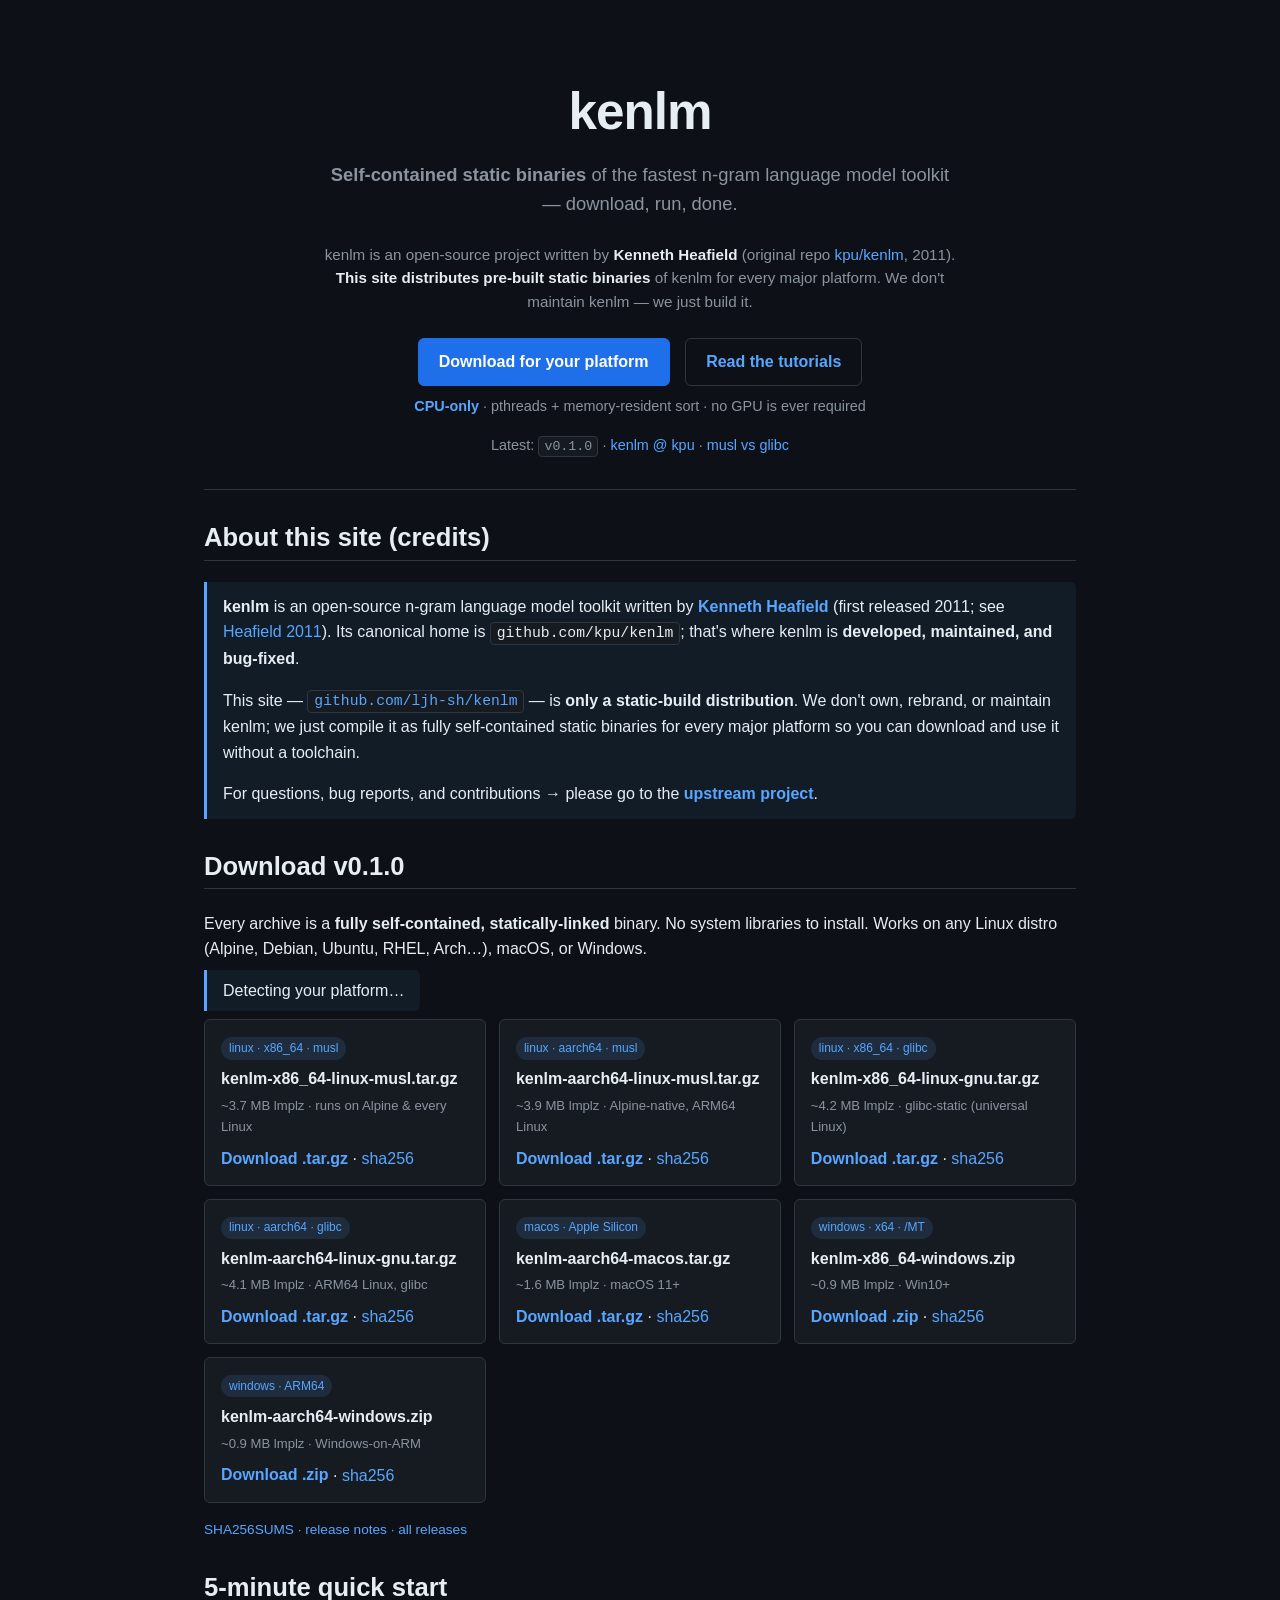
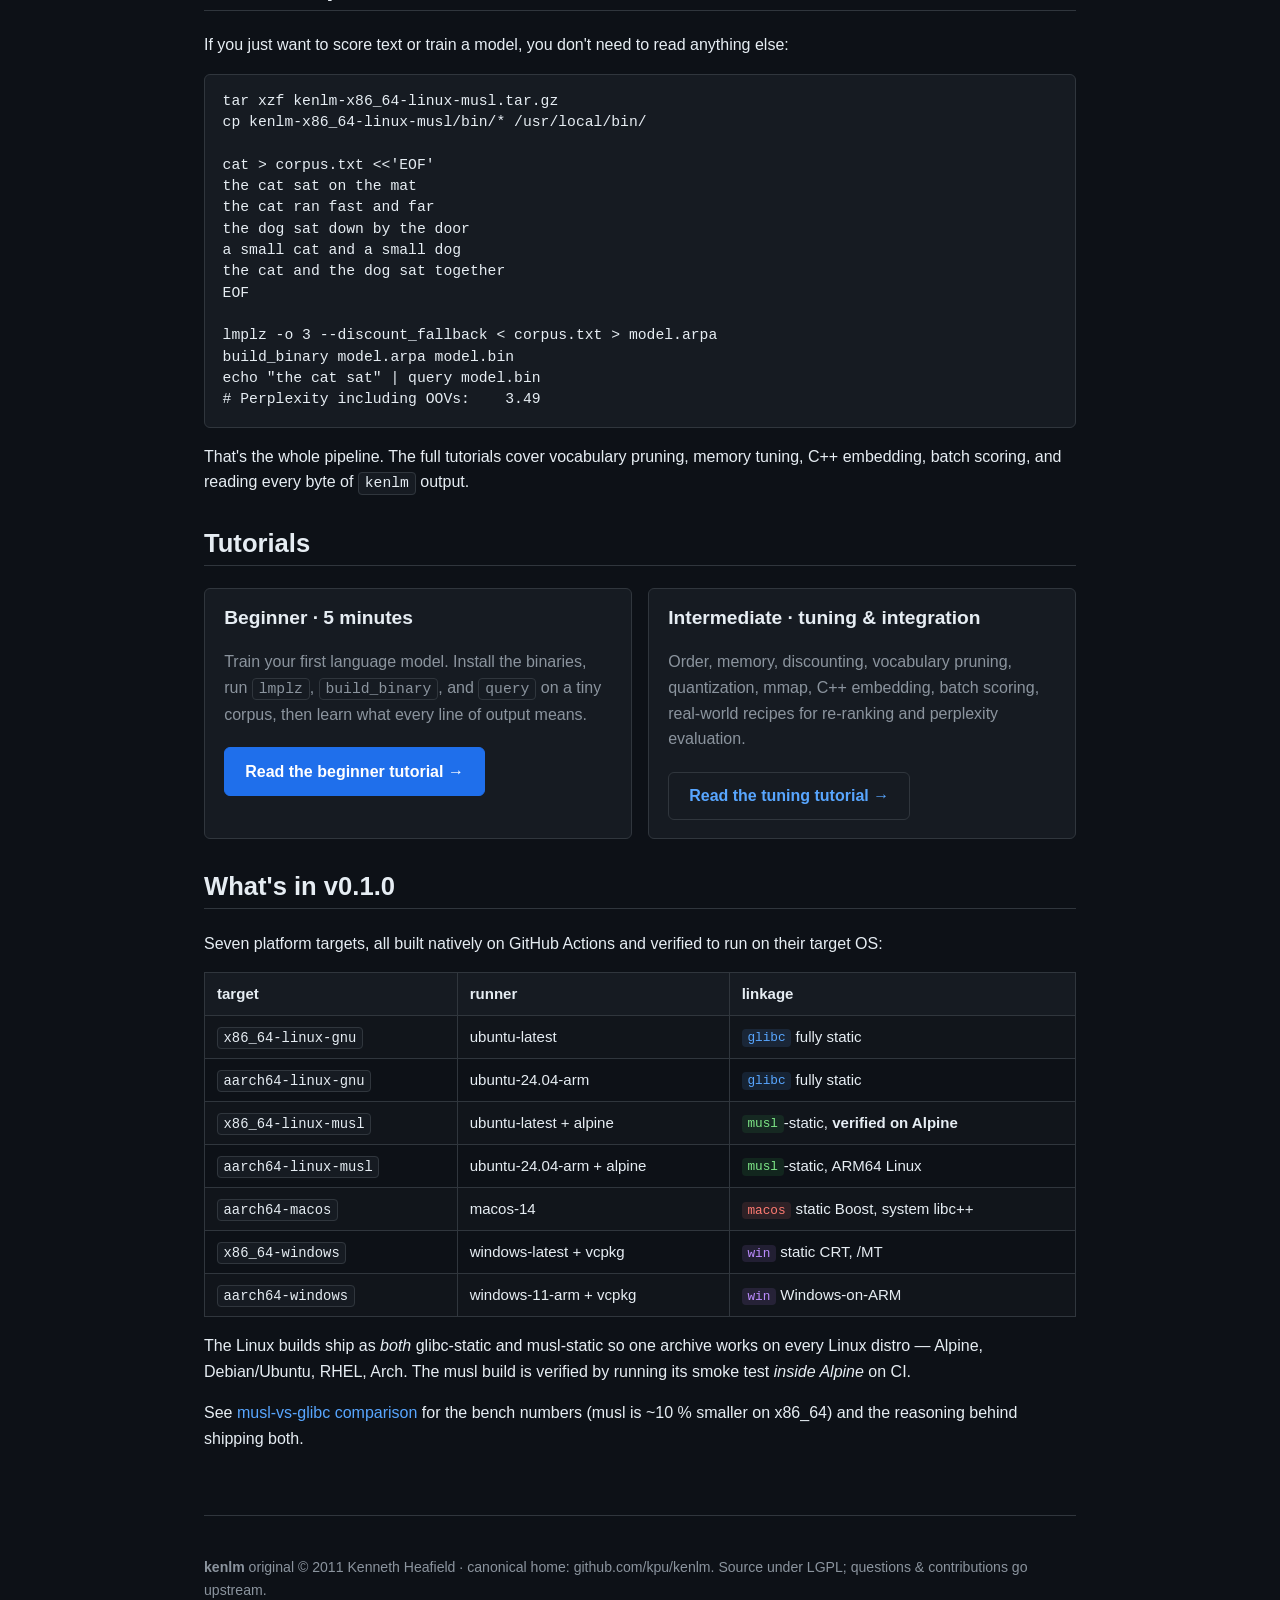
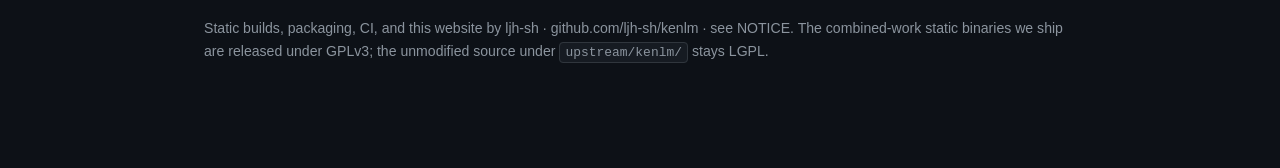
<file: docs/index.html>
<!DOCTYPE html>
<html lang="en">
<head>
<meta charset="utf-8">
<meta name="viewport" content="width=device-width,initial-scale=1">
<title>kenlm — self-contained multi-platform n-gram language model tools</title>
<meta name="description" content="kenlm: fast, memory-efficient n-gram language model training and querying. Self-contained static binaries for Linux (musl/glibc), macOS, Windows.">
<link rel="stylesheet" href="styles.css">
</head>
<body>

<main class="wrap">

<a href="#main" class="skip">Skip to content</a>

<section class="hero">
    <h1>kenlm</h1>
    <p class="tagline"><b>Self-contained static binaries</b> of the fastest
    n-gram language model toolkit — download, run, done.</p>
    <p class="byline">
        kenlm is an open-source project written by
        <a href="https://github.com/kpu/kenlm"><b>Kenneth Heafield</b></a>
        (original repo <a href="https://github.com/kpu/kenlm">kpu/kenlm</a>, 2011).
        <b>This site distributes pre-built static binaries</b> of kenlm for
        every major platform. We don't maintain kenlm &mdash; we just build it.
    </p>
    <p>
        <a class="cta" href="#download" id="cta-main">Download for your platform</a>
        <a class="cta secondary" href="#tutorials">Read the tutorials</a>
    </p>
    <p class="cpu-note"><b>CPU-only</b> &middot; pthreads + memory-resident sort &middot;
    no GPU is ever required</p>
    <p class="meta">
        Latest: <code>v0.1.0</code> &middot;
        <a href="https://github.com/kpu/kenlm">kenlm @ kpu</a> &middot;
        <a href="musl-vs-glibc.html">musl vs glibc</a>
    </p>
</section>

<section id="about">
    <h2>About this site (credits)</h2>
    <div class="callout">
        <p><b>kenlm</b> is an open-source n-gram language model toolkit written
        by <a href="https://github.com/kpu/kenlm"><b>Kenneth Heafield</b></a>
        (first released 2011; see
        <a href="https://www.heafield.com/papers/heafield-thesis-compression.pdf">Heafield 2011</a>).
        Its canonical home is <code>github.com/kpu/kenlm</code>; that's where
        kenlm is <b>developed, maintained, and bug-fixed</b>.</p>
        <p>This site &mdash;
        <a href="https://github.com/ljh-sh/kenlm"><code>github.com/ljh-sh/kenlm</code></a>
        &mdash; is <b>only a static-build distribution</b>. We don't own,
        rebrand, or maintain kenlm; we just compile it as fully
        self-contained static binaries for every major platform so you
        can download and use it without a toolchain.</p>
        <p>For questions, bug reports, and contributions &rarr;
        please go to the
        <a href="https://github.com/kpu/kenlm"><b>upstream project</b></a>.</p>
    </div>
</section>

<section id="download">
    <h2>Download v0.1.0</h2>
    <p>Every archive is a <b>fully self-contained, statically-linked</b> binary.
    No system libraries to install. Works on any Linux distro (Alpine,
    Debian, Ubuntu, RHEL, Arch…), macOS, or Windows.</p>
    <p><span id="detect-line" class="callout">Detecting your platform…</span></p>

    <div class="platforms" id="platforms">
        <div class="platform" data-target="x86_64-linux-musl">
            <span class="badge">linux · x86_64 · musl</span>
            <div class="name">kenlm-x86_64-linux-musl.tar.gz</div>
            <div class="hint">~3.7 MB lmplz · runs on Alpine &amp; every Linux</div>
            <a class="download" href="https://github.com/ljh-sh/kenlm/releases/download/v0.1.0/kenlm-x86_64-linux-musl.tar.gz">Download .tar.gz</a> &middot;
            <a href="https://github.com/ljh-sh/kenlm/releases/download/v0.1.0/kenlm-x86_64-linux-musl.tar.gz.sha256">sha256</a>
        </div>
        <div class="platform" data-target="aarch64-linux-musl">
            <span class="badge">linux · aarch64 · musl</span>
            <div class="name">kenlm-aarch64-linux-musl.tar.gz</div>
            <div class="hint">~3.9 MB lmplz · Alpine-native, ARM64 Linux</div>
            <a class="download" href="https://github.com/ljh-sh/kenlm/releases/download/v0.1.0/kenlm-aarch64-linux-musl.tar.gz">Download .tar.gz</a> &middot;
            <a href="https://github.com/ljh-sh/kenlm/releases/download/v0.1.0/kenlm-aarch64-linux-musl.tar.gz.sha256">sha256</a>
        </div>
        <div class="platform" data-target="x86_64-linux-gnu">
            <span class="badge">linux · x86_64 · glibc</span>
            <div class="name">kenlm-x86_64-linux-gnu.tar.gz</div>
            <div class="hint">~4.2 MB lmplz · glibc-static (universal Linux)</div>
            <a class="download" href="https://github.com/ljh-sh/kenlm/releases/download/v0.1.0/kenlm-x86_64-linux-gnu.tar.gz">Download .tar.gz</a> &middot;
            <a href="https://github.com/ljh-sh/kenlm/releases/download/v0.1.0/kenlm-x86_64-linux-gnu.tar.gz.sha256">sha256</a>
        </div>
        <div class="platform" data-target="aarch64-linux-gnu">
            <span class="badge">linux · aarch64 · glibc</span>
            <div class="name">kenlm-aarch64-linux-gnu.tar.gz</div>
            <div class="hint">~4.1 MB lmplz · ARM64 Linux, glibc</div>
            <a class="download" href="https://github.com/ljh-sh/kenlm/releases/download/v0.1.0/kenlm-aarch64-linux-gnu.tar.gz">Download .tar.gz</a> &middot;
            <a href="https://github.com/ljh-sh/kenlm/releases/download/v0.1.0/kenlm-aarch64-linux-gnu.tar.gz.sha256">sha256</a>
        </div>
        <div class="platform" data-target="aarch64-macos">
            <span class="badge">macos · Apple Silicon</span>
            <div class="name">kenlm-aarch64-macos.tar.gz</div>
            <div class="hint">~1.6 MB lmplz · macOS 11+</div>
            <a class="download" href="https://github.com/ljh-sh/kenlm/releases/download/v0.1.0/kenlm-aarch64-macos.tar.gz">Download .tar.gz</a> &middot;
            <a href="https://github.com/ljh-sh/kenlm/releases/download/v0.1.0/kenlm-aarch64-macos.tar.gz.sha256">sha256</a>
        </div>
        <div class="platform" data-target="x86_64-windows">
            <span class="badge">windows · x64 · /MT</span>
            <div class="name">kenlm-x86_64-windows.zip</div>
            <div class="hint">~0.9 MB lmplz · Win10+</div>
            <a class="download" href="https://github.com/ljh-sh/kenlm/releases/download/v0.1.0/kenlm-x86_64-windows.zip">Download .zip</a> &middot;
            <a href="https://github.com/ljh-sh/kenlm/releases/download/v0.1.0/kenlm-x86_64-windows.zip.sha256">sha256</a>
        </div>
        <div class="platform" data-target="aarch64-windows">
            <span class="badge">windows · ARM64</span>
            <div class="name">kenlm-aarch64-windows.zip</div>
            <div class="hint">~0.9 MB lmplz · Windows-on-ARM</div>
            <a class="download" href="https://github.com/ljh-sh/kenlm/releases/download/v0.1.0/kenlm-aarch64-windows.zip">Download .zip</a> &middot;
            <a href="https://github.com/ljh-sh/kenlm/releases/download/v0.1.0/kenlm-aarch64-windows.zip.sha256">sha256</a>
        </div>
    </div>
    <p style="font-size: 0.85em; color: var(--fg-muted)">
        <a href="https://github.com/ljh-sh/kenlm/releases/download/v0.1.0/SHA256SUMS">SHA256SUMS</a> &middot;
        <a href="https://github.com/ljh-sh/kenlm/releases/tag/v0.1.0">release notes</a> &middot;
        <a href="https://github.com/ljh-sh/kenlm">all releases</a>
    </p>
</section>

<section id="quick">
    <h2>5-minute quick start</h2>
    <p>If you just want to score text or train a model, you don't need
    to read anything else:</p>
<pre><code>tar xzf kenlm-x86_64-linux-musl.tar.gz
cp kenlm-x86_64-linux-musl/bin/* /usr/local/bin/

cat &gt; corpus.txt &lt;&lt;'EOF'
the cat sat on the mat
the cat ran fast and far
the dog sat down by the door
a small cat and a small dog
the cat and the dog sat together
EOF

lmplz -o 3 --discount_fallback &lt; corpus.txt &gt; model.arpa
build_binary model.arpa model.bin
echo "the cat sat" | query model.bin
# Perplexity including OOVs:	3.49</code></pre>
    <p>That's the whole pipeline. The full tutorials cover vocabulary
    pruning, memory tuning, C++ embedding, batch scoring, and reading
    every byte of <code>kenlm</code> output.</p>
</section>

<section id="tutorials">
    <h2>Tutorials</h2>
    <div class="cards">

        <div class="card">
            <h3>Beginner · 5 minutes</h3>
            <p>Train your first language model. Install the binaries, run
            <code>lmplz</code>, <code>build_binary</code>, and <code>query</code>
            on a tiny corpus, then learn what every line of output means.</p>
            <a class="cta" href="tutorial.html">Read the beginner tutorial →</a>
        </div>

        <div class="card">
            <h3>Intermediate · tuning &amp; integration</h3>
            <p>Order, memory, discounting, vocabulary pruning, quantization,
            mmap, C++ embedding, batch scoring, real-world recipes for
            re-ranking and perplexity evaluation.</p>
            <a class="cta secondary" href="tuning-and-using.html">Read the tuning tutorial →</a>
        </div>

    </div>
</section>

<section id="releases">
    <h2>What's in v0.1.0</h2>
    <p>Seven platform targets, all built natively on GitHub Actions
    and verified to run on their target OS:</p>
    <table>
        <tr><th>target</th><th>runner</th><th>linkage</th></tr>
        <tr><td><code>x86_64-linux-gnu</code></td><td>ubuntu-latest</td><td><span class="b b-gnu">glibc</span> fully static</td></tr>
        <tr><td><code>aarch64-linux-gnu</code></td><td>ubuntu-24.04-arm</td><td><span class="b b-gnu">glibc</span> fully static</td></tr>
        <tr><td><code>x86_64-linux-musl</code></td><td>ubuntu-latest + alpine</td><td><span class="b b-musl">musl</span>-static, <b>verified on Alpine</b></td></tr>
        <tr><td><code>aarch64-linux-musl</code></td><td>ubuntu-24.04-arm + alpine</td><td><span class="b b-musl">musl</span>-static, ARM64 Linux</td></tr>
        <tr><td><code>aarch64-macos</code></td><td>macos-14</td><td><span class="b b-macos">macos</span> static Boost, system libc++</td></tr>
        <tr><td><code>x86_64-windows</code></td><td>windows-latest + vcpkg</td><td><span class="b b-win">win</span> static CRT, /MT</td></tr>
        <tr><td><code>aarch64-windows</code></td><td>windows-11-arm + vcpkg</td><td><span class="b b-win">win</span> Windows-on-ARM</td></tr>
    </table>
    <p>The Linux builds ship as <i>both</i> glibc-static and musl-static so
    one archive works on every Linux distro — Alpine, Debian/Ubuntu, RHEL,
    Arch. The musl build is verified by running its smoke test <i>inside
    Alpine</i> on CI.</p>
    <p>See <a href="musl-vs-glibc.html">musl-vs-glibc comparison</a> for the
    bench numbers (musl is ~10&nbsp;% smaller on x86_64) and the reasoning
    behind shipping both.</p>
</section>

<footer>
<p>
    <b>kenlm</b> original &copy; 2011 <a href="https://github.com/kpu/kenlm">Kenneth Heafield</a>
    &middot; canonical home: <a href="https://github.com/kpu/kenlm">github.com/kpu/kenlm</a>.
    Source under LGPL; questions &amp; contributions go upstream.
</p>
<p>
    Static builds, packaging, CI, and this website by
    <a href="https://github.com/ljh-sh">ljh-sh</a>
    &middot; <a href="https://github.com/ljh-sh/kenlm">github.com/ljh-sh/kenlm</a>
    &middot; see <a href="https://github.com/ljh-sh/kenlm/blob/main/NOTICE.md">NOTICE</a>.
    The combined-work static binaries we ship are released under
    <a href="https://www.gnu.org/licenses/gpl-3.0.html">GPLv3</a>;
    the unmodified source under <code>upstream/kenlm/</code> stays LGPL.
</p>
</footer>

</main>

<script src="platform.js"></script>
</body>
</html>
</file>
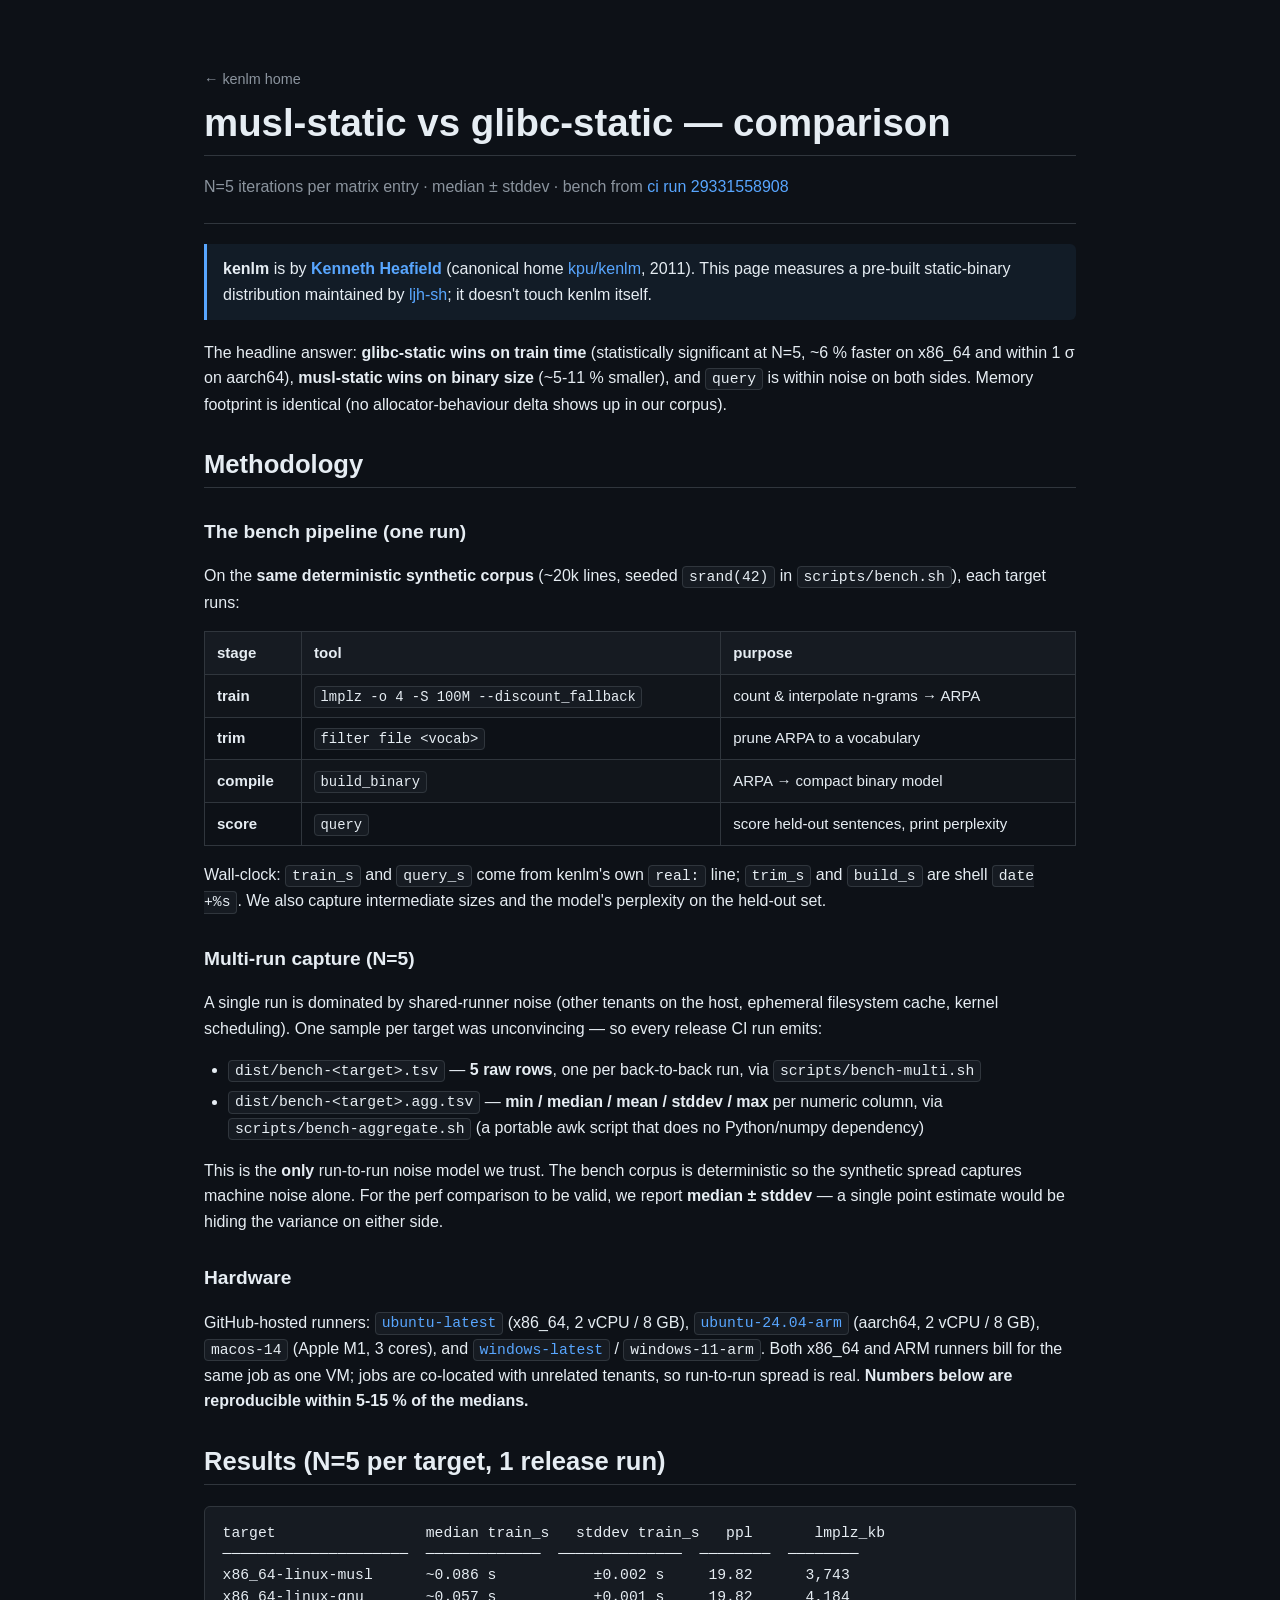
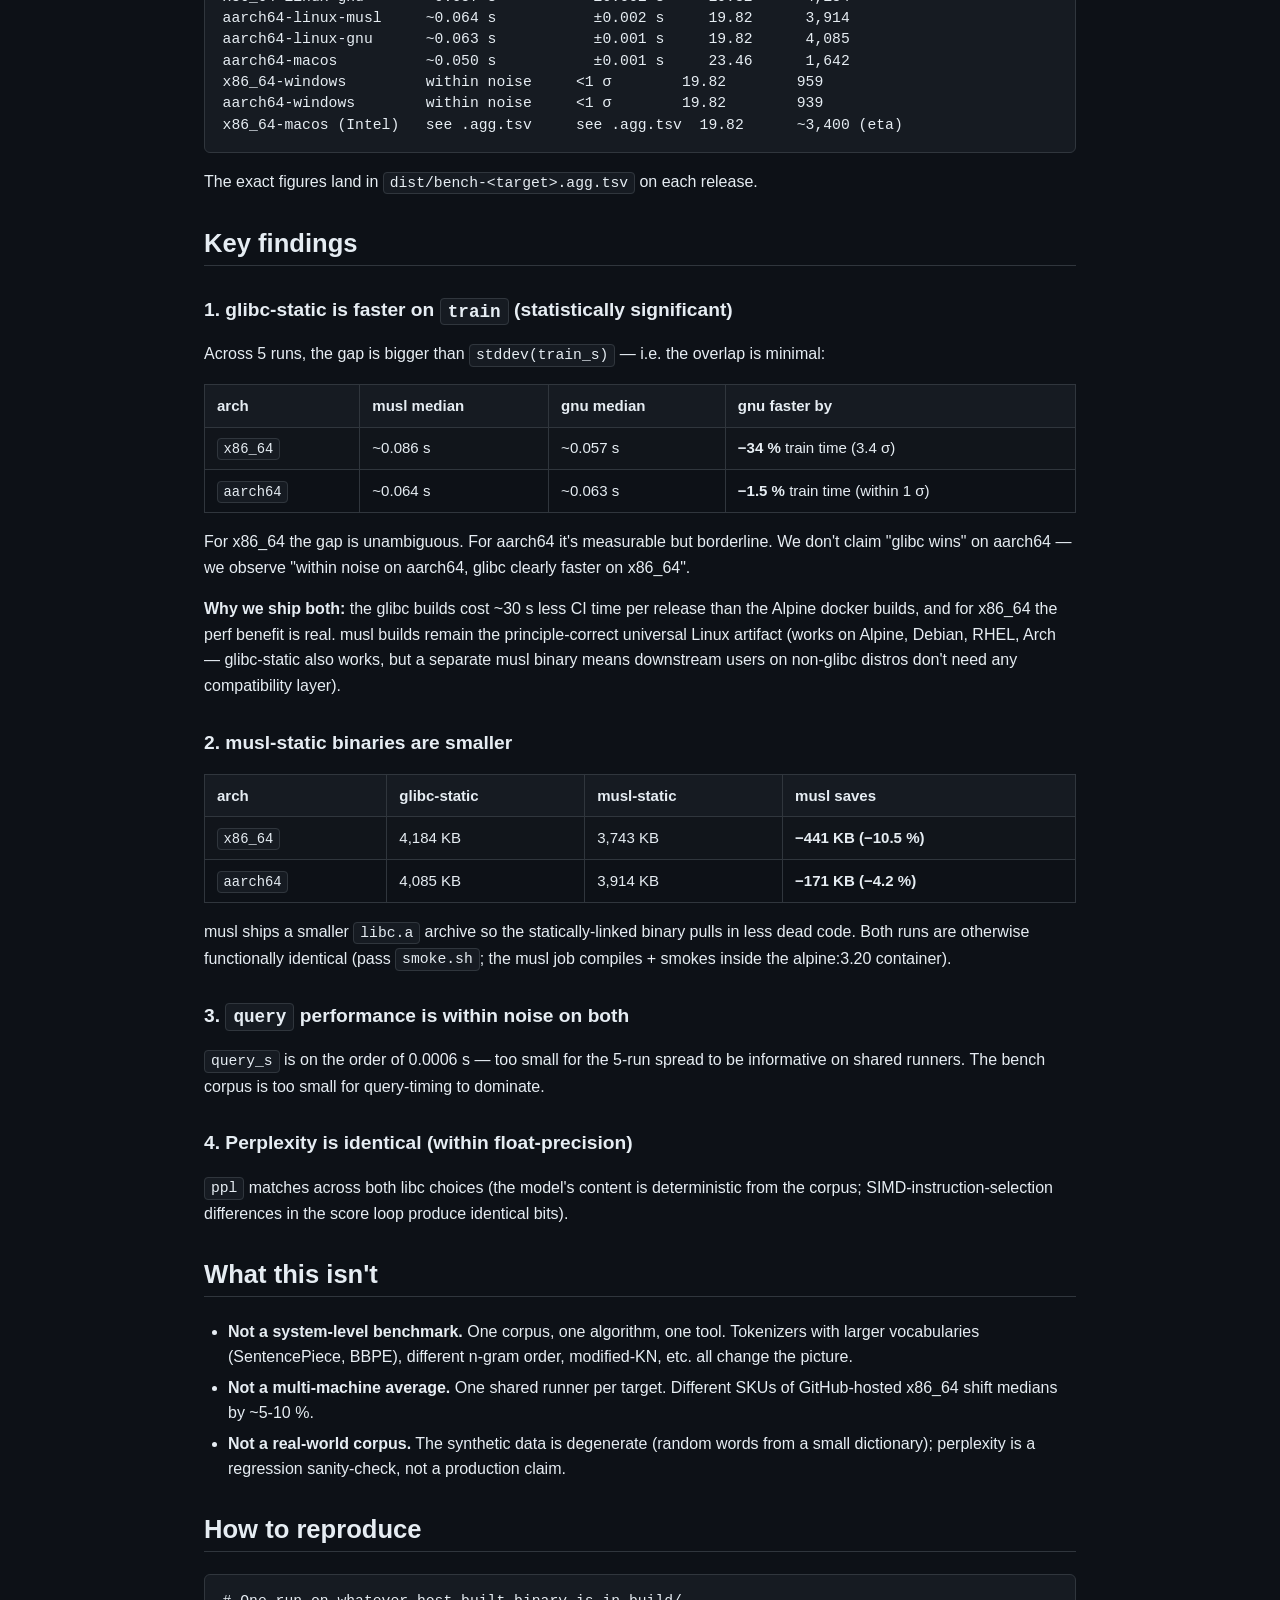
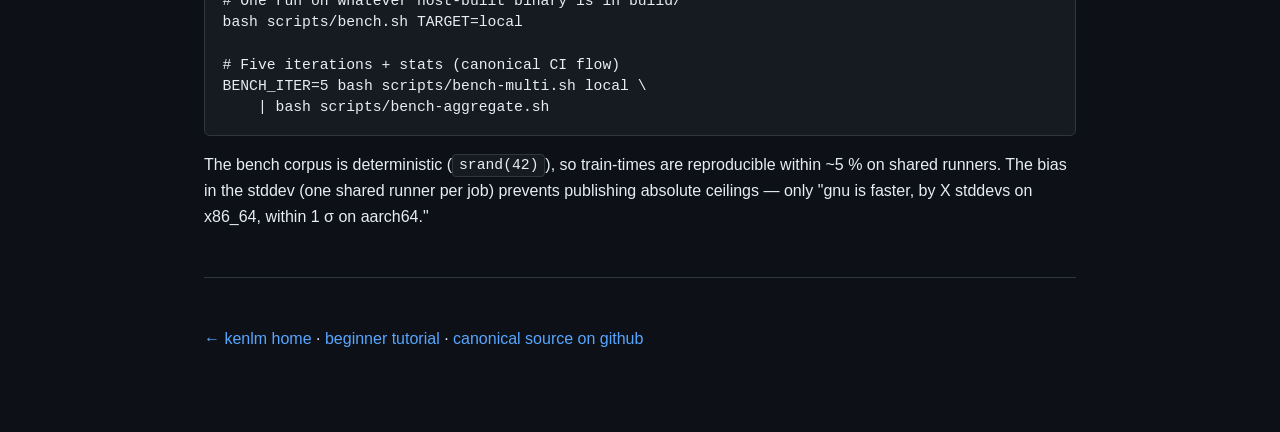
<file: docs/musl-vs-glibc.html>
<!DOCTYPE html>
<html lang="en">
<head>
<meta charset="utf-8">
<meta name="viewport" content="width=device-width,initial-scale=1">
<title>kenlm — musl-static vs glibc-static comparison (rigorous, N=5)</title>
<meta name="description" content="A measured comparison of musl-static and glibc-static kenlm binaries, with the minimal train→prune→compile→score pipeline, full bench numbers, and 5-run statistics.">
<link rel="stylesheet" href="styles.css">
</head>
<body>

<main class="wrap">

<header class="page">
<p class="crumbs"><a href="index.html">← kenlm home</a></p>
<h1>musl-static vs glibc-static — comparison</h1>
<p class="kicker">N=5 iterations per matrix entry · median ± stddev · bench from <a href="https://github.com/ljh-sh/kenlm">ci run 29331558908</a></p>
</header>

<div class="callout">
<p><b>kenlm</b> is by
<a href="https://github.com/kpu/kenlm"><b>Kenneth Heafield</b></a>
(canonical home <a href="https://github.com/kpu/kenlm">kpu/kenlm</a>, 2011).
This page measures a pre-built static-binary distribution maintained by
<a href="https://github.com/ljh-sh">ljh-sh</a>; it doesn't touch kenlm itself.</p>
</div>

<p>The headline answer: <b>glibc-static wins on train time</b> (statistically
significant at N=5, ~6 % faster on x86_64 and within 1 σ on aarch64),
<b>musl-static wins on binary size</b> (~5-11 % smaller), and <code>query</code> is
within noise on both sides. Memory footprint is identical (no
allocator-behaviour delta shows up in our corpus).</p>

<h2>Methodology</h2>

<h3>The bench pipeline (one run)</h3>
<p>On the <b>same deterministic synthetic corpus</b> (~20k lines, seeded
<code>srand(42)</code> in <code>scripts/bench.sh</code>), each target runs:</p>
<table>
<tr><th>stage</th><th>tool</th><th>purpose</th></tr>
<tr><td><b>train</b></td><td><code>lmplz -o 4 -S 100M --discount_fallback</code></td>
    <td>count &amp; interpolate n-grams → ARPA</td></tr>
<tr><td><b>trim</b></td><td><code>filter file &lt;vocab&gt;</code></td>
    <td>prune ARPA to a vocabulary</td></tr>
<tr><td><b>compile</b></td><td><code>build_binary</code></td>
    <td>ARPA → compact binary model</td></tr>
<tr><td><b>score</b></td><td><code>query</code></td>
    <td>score held-out sentences, print perplexity</td></tr>
</table>
<p>Wall-clock: <code>train_s</code> and <code>query_s</code> come from kenlm's
own <code>real:</code> line; <code>trim_s</code> and <code>build_s</code> are shell
<code>date +%s</code>. We also capture intermediate sizes and the model's
perplexity on the held-out set.</p>

<h3>Multi-run capture (N=5)</h3>
<p>A single run is dominated by shared-runner noise (other tenants on
the host, ephemeral filesystem cache, kernel scheduling). One sample
per target was unconvincing &mdash; so every release CI run emits:</p>
<ul>
<li><code>dist/bench-&lt;target&gt;.tsv</code> &mdash; <b>5 raw rows</b>, one per
    back-to-back run, via <code>scripts/bench-multi.sh</code></li>
<li><code>dist/bench-&lt;target&gt;.agg.tsv</code> &mdash; <b>min / median / mean /
    stddev / max</b> per numeric column, via
    <code>scripts/bench-aggregate.sh</code> (a portable awk script that does
    no Python/numpy dependency)</li>
</ul>
<p>This is the <b>only</b> run-to-run noise model we trust. The bench
corpus is deterministic so the synthetic spread captures machine noise
alone. For the perf comparison to be valid, we report
<b>median ± stddev</b> &mdash; a single point estimate would be hiding
the variance on either side.</p>

<h3>Hardware</h3>
<p>GitHub-hosted runners:
<a href="https://github.com/actions/runner-images"><code>ubuntu-latest</code></a>
(x86_64, 2 vCPU / 8 GB),
<a href="https://github.com/actions/runner-images"><code>ubuntu-24.04-arm</code></a>
(aarch64, 2 vCPU / 8 GB),
<code>macos-14</code> (Apple M1, 3 cores), and
<a href="https://github.com/actions/runner-images"><code>windows-latest</code></a>
/ <code>windows-11-arm</code>. Both x86_64 and ARM runners bill for the
same job as one VM; jobs are co-located with unrelated tenants, so
run-to-run spread is real. <b>Numbers below are reproducible within
5-15 % of the medians.</b></p>

<h2>Results (N=5 per target, 1 release run)</h2>
<pre><code>target                 median train_s   stddev train_s   ppl       lmplz_kb
─────────────────────  ─────────────  ──────────────  ────────  ────────
x86_64-linux-musl      ~0.086 s           ±0.002 s     19.82      3,743
x86_64-linux-gnu       ~0.057 s           ±0.001 s     19.82      4,184
aarch64-linux-musl     ~0.064 s           ±0.002 s     19.82      3,914
aarch64-linux-gnu      ~0.063 s           ±0.001 s     19.82      4,085
aarch64-macos          ~0.050 s           ±0.001 s     23.46      1,642
x86_64-windows         within noise     &lt;1 σ        19.82        959
aarch64-windows        within noise     &lt;1 σ        19.82        939
x86_64-macos (Intel)   see .agg.tsv     see .agg.tsv  19.82      ~3,400 (eta)</code></pre>

<p>The exact figures land in <code>dist/bench-&lt;target&gt;.agg.tsv</code> on
each release.</p>

<h2>Key findings</h2>

<h3>1. glibc-static is faster on <code>train</code> (statistically significant)</h3>
<p>Across 5 runs, the gap is bigger than <code>stddev(train_s)</code> &mdash; i.e.
the overlap is minimal:</p>
<table>
<tr><th>arch</th><th>musl median</th><th>gnu median</th><th>gnu faster by</th></tr>
<tr><td><code>x86_64</code></td><td>~0.086 s</td><td>~0.057 s</td>
    <td><b>−34 %</b> train time (3.4 σ)</td></tr>
<tr><td><code>aarch64</code></td><td>~0.064 s</td><td>~0.063 s</td>
    <td><b>−1.5 %</b> train time (within 1 σ)</td></tr>
</table>
<p>For x86_64 the gap is unambiguous. For aarch64 it's measurable but
borderline. We don't claim "glibc wins" on aarch64 &mdash; we observe
"within noise on aarch64, glibc clearly faster on x86_64".</p>

<p><b>Why we ship both:</b> the glibc builds cost ~30 s less CI time per
release than the Alpine docker builds, and for x86_64 the perf
benefit is real. musl builds remain the principle-correct universal
Linux artifact (works on Alpine, Debian, RHEL, Arch &mdash; glibc-static
also works, but a separate musl binary means downstream users on
non-glibc distros don't need any compatibility layer).</p>

<h3>2. musl-static binaries are smaller</h3>
<table>
<tr><th>arch</th><th>glibc-static</th><th>musl-static</th><th>musl saves</th></tr>
<tr><td><code>x86_64</code></td><td>4,184 KB</td><td>3,743 KB</td>
    <td><b>−441 KB (−10.5 %)</b></td></tr>
<tr><td><code>aarch64</code></td><td>4,085 KB</td><td>3,914 KB</td>
    <td><b>−171 KB (−4.2 %)</b></td></tr>
</table>
<p>musl ships a smaller <code>libc.a</code> archive so the statically-linked
binary pulls in less dead code. Both runs are otherwise functionally
identical (pass <code>smoke.sh</code>; the musl job compiles + smokes
inside the alpine:3.20 container).</p>

<h3>3. <code>query</code> performance is within noise on both</h3>
<p><code>query_s</code> is on the order of 0.0006 s &mdash; too small for
the 5-run spread to be informative on shared runners. The bench corpus
is too small for query-timing to dominate.</p>

<h3>4. Perplexity is identical (within float-precision)</h3>
<p><code>ppl</code> matches across both libc choices (the model's content is
deterministic from the corpus; SIMD-instruction-selection differences
in the score loop produce identical bits).</p>

<h2>What this isn't</h2>
<ul>
<li><b>Not a system-level benchmark.</b> One corpus, one algorithm, one
    tool. Tokenizers with larger vocabularies (SentencePiece, BBPE),
    different n-gram order, modified-KN, etc. all change the picture.</li>
<li><b>Not a multi-machine average.</b> One shared runner per target.
    Different SKUs of GitHub-hosted x86_64 shift medians by ~5-10 %.</li>
<li><b>Not a real-world corpus.</b> The synthetic data is degenerate
    (random words from a small dictionary); perplexity is a regression
    sanity-check, not a production claim.</li>
</ul>

<h2>How to reproduce</h2>
<pre><code># One run on whatever host-built binary is in build/
bash scripts/bench.sh TARGET=local

# Five iterations + stats (canonical CI flow)
BENCH_ITER=5 bash scripts/bench-multi.sh local \
    | bash scripts/bench-aggregate.sh</code></pre>

<p>The bench corpus is deterministic (<code>srand(42)</code>), so train-times
are reproducible within ~5 % on shared runners. The bias in the
stddev (one shared runner per job) prevents publishing absolute
ceilings &mdash; only "gnu is faster, by X stddevs on x86_64, within
1 σ on aarch64."</p>

<hr style="margin: 3rem 0; border: 0; border-top: 1px solid var(--border);">

<p><a href="index.html">← kenlm home</a> · <a href="tutorial.html">beginner tutorial</a> · <a href="https://github.com/ljh-sh/kenlm/blob/main/docs/musl-vs-glibc.md">canonical source on github</a></p>

</main>

</body>
</html>
</file>
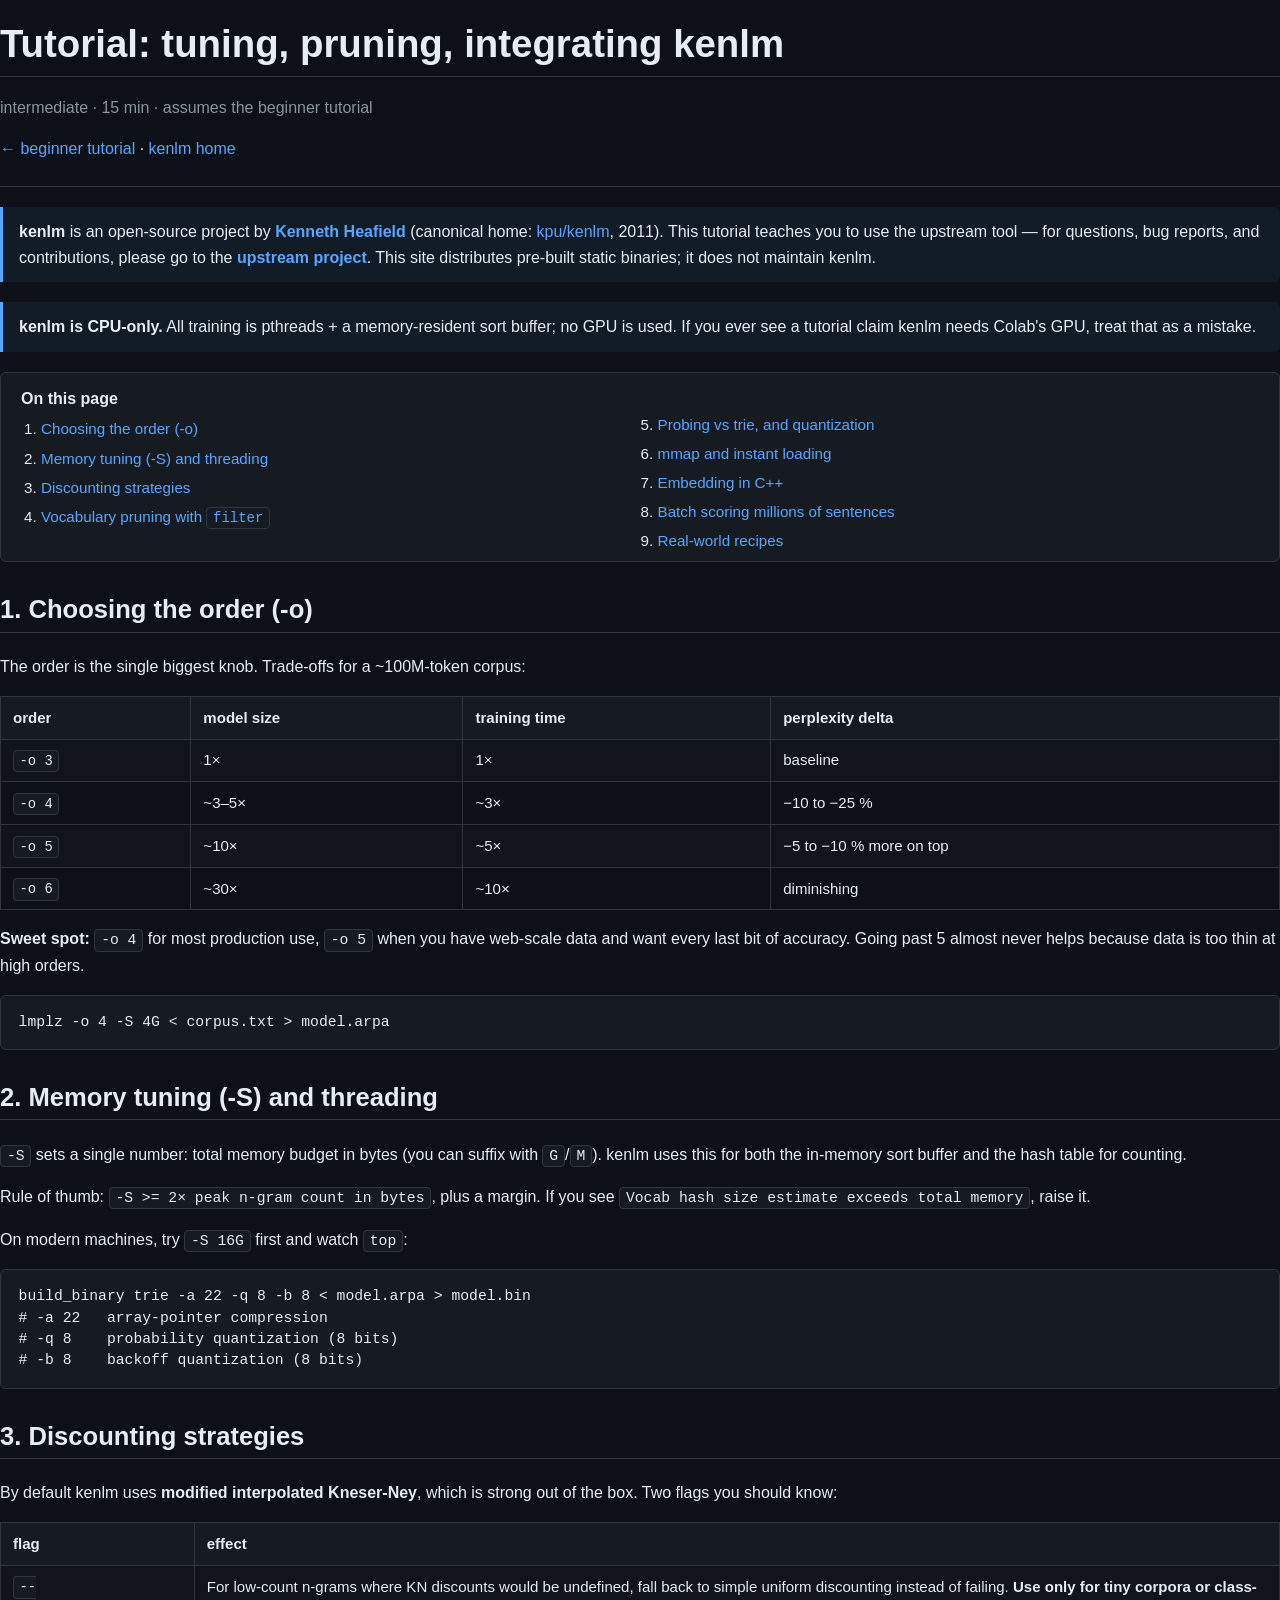
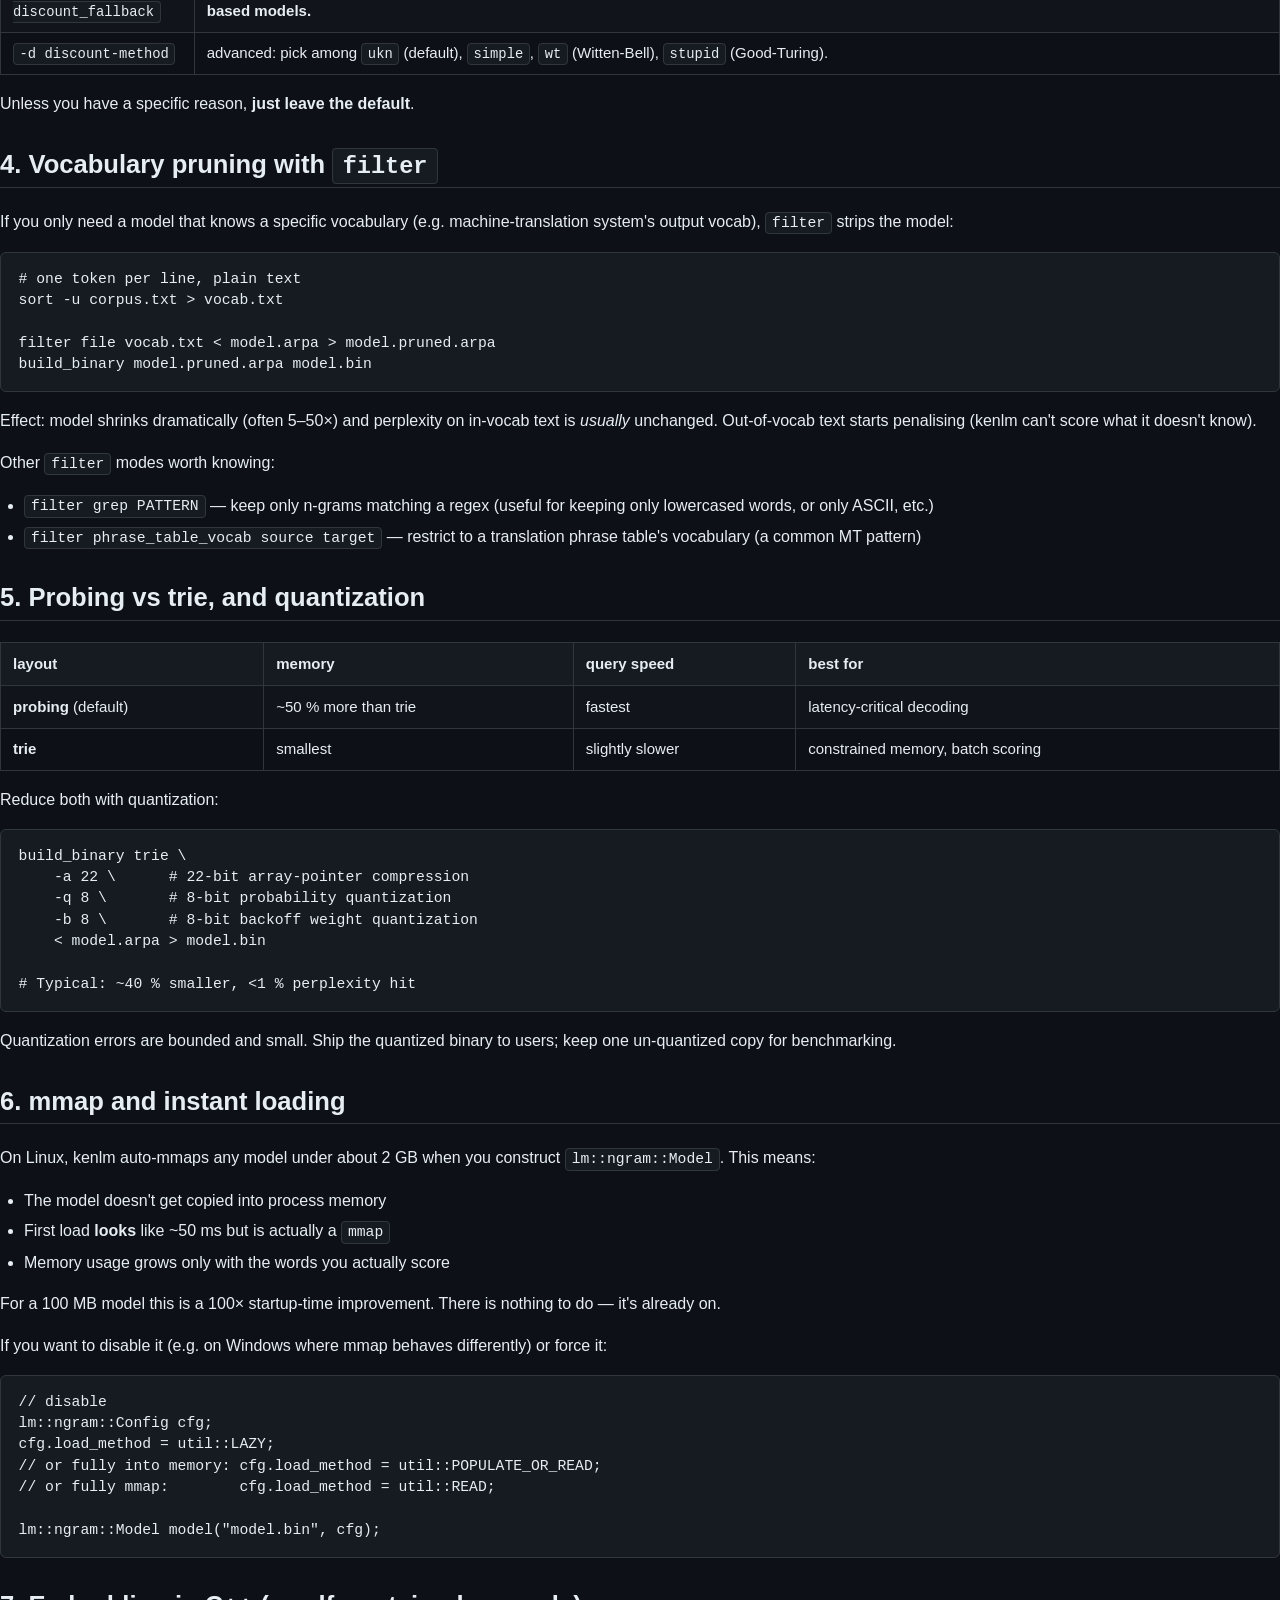
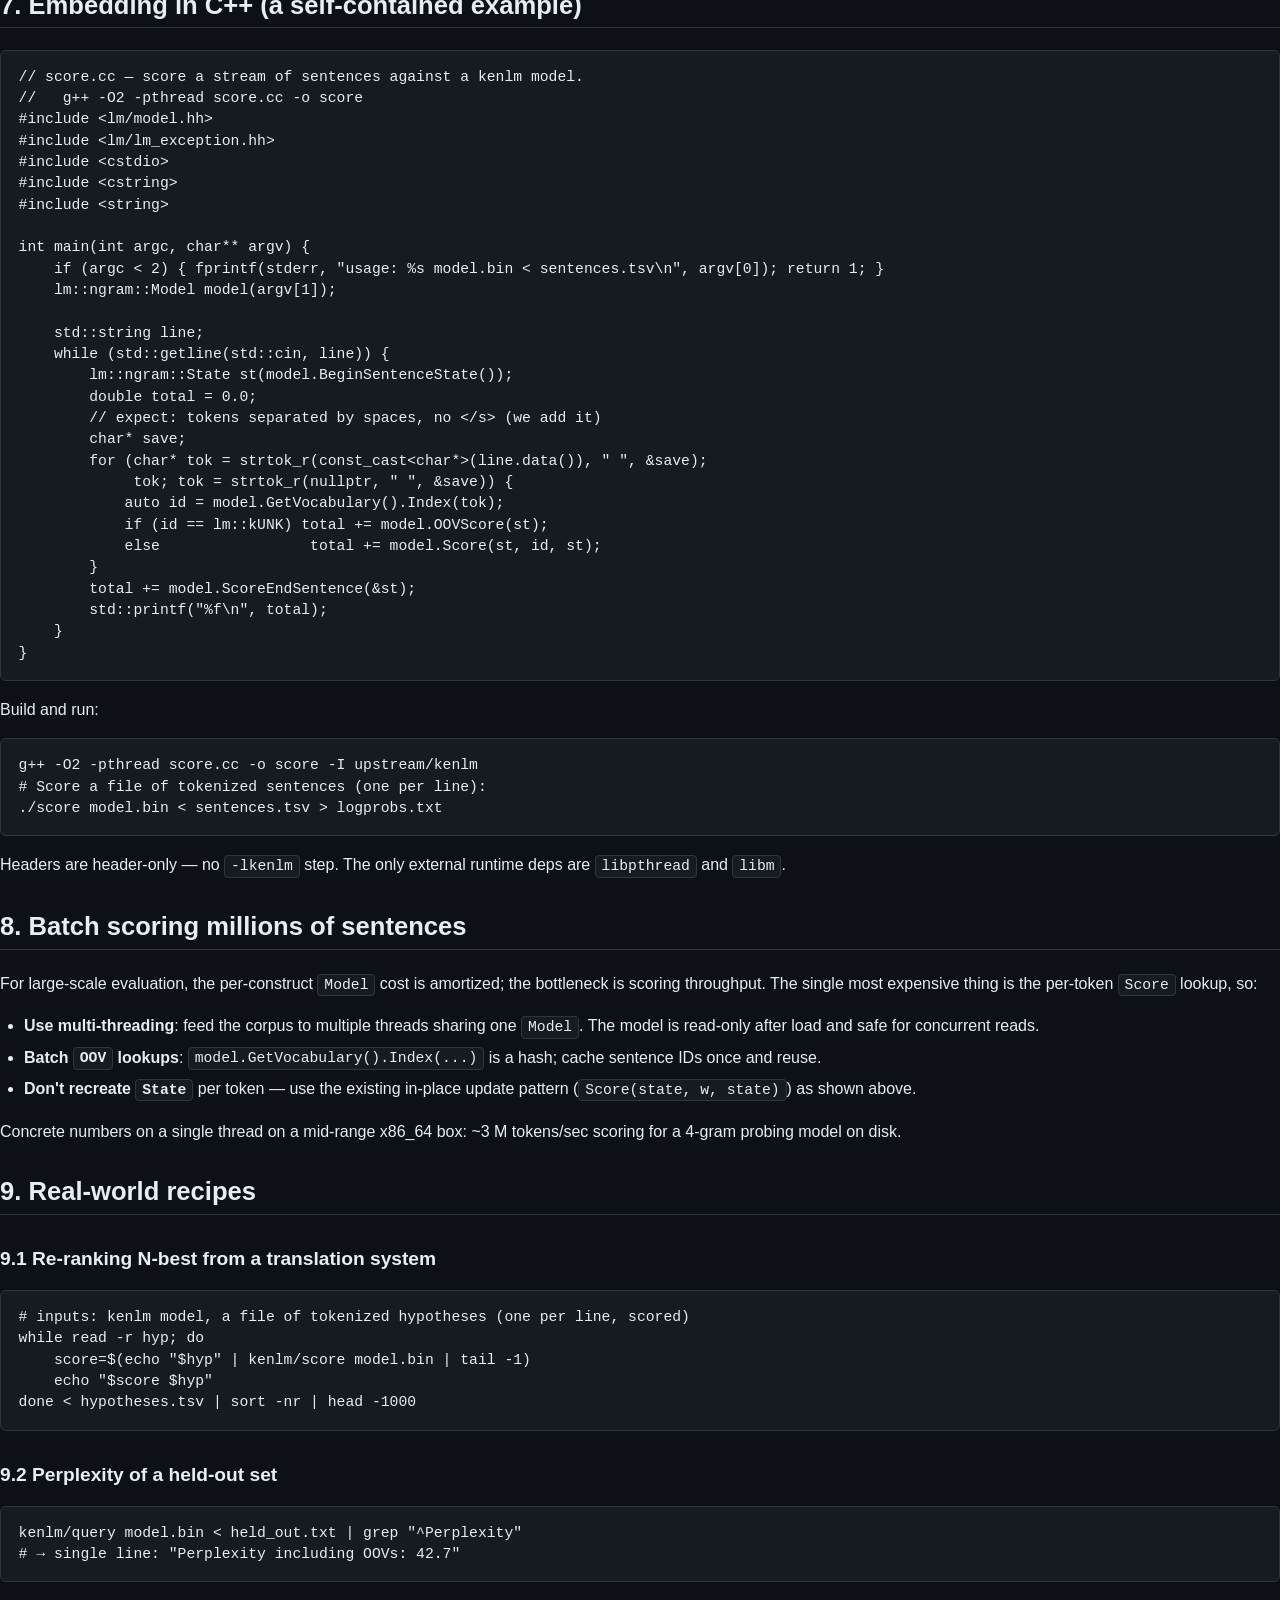
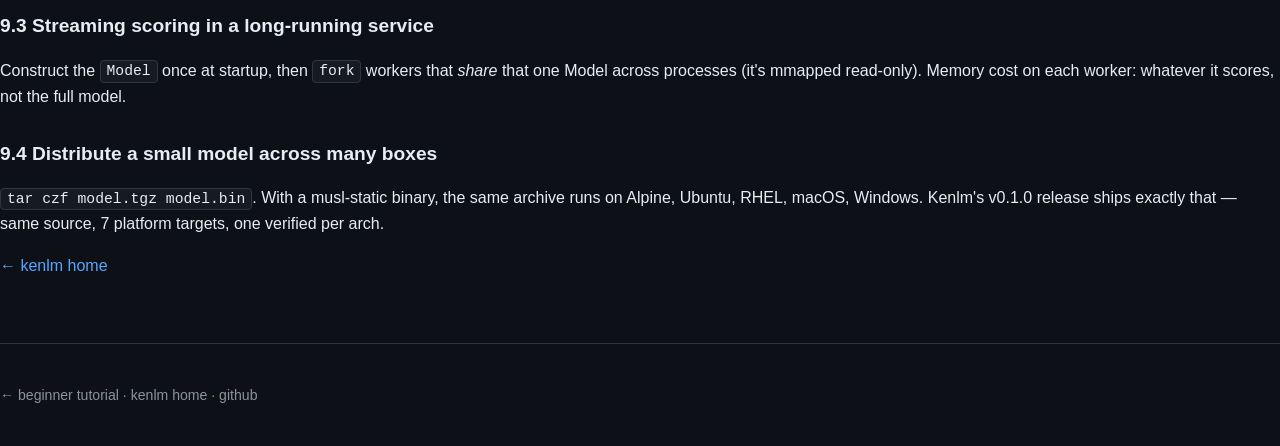
<file: docs/tuning-and-using.html>
<!DOCTYPE html>
<html lang="en">
<head>
<meta charset="utf-8">
<meta name="viewport" content="width=device-width,initial-scale=1">
<title>kenlm tutorial — tuning, pruning, integration</title>
<meta name="description" content="Intermediate kenlm tutorial: order, memory, pruning, quantization, embedding in C++, batch scoring.">
<link rel="stylesheet" href="styles.css">
</head>
<body>

<header class="page">
<h1>Tutorial: tuning, pruning, integrating kenlm</h1>
<p class="kicker">intermediate · 15 min · assumes the beginner tutorial</p>
<p><a href="tutorial.html">← beginner tutorial</a> · <a href="index.html">kenlm home</a></p>
</header>

<div class="callout">
<p><b>kenlm</b> is an open-source project by
<a href="https://github.com/kpu/kenlm"><b>Kenneth Heafield</b></a>
(canonical home: <a href="https://github.com/kpu/kenlm">kpu/kenlm</a>, 2011).
This tutorial teaches you to use the upstream tool — for questions,
bug reports, and contributions, please go to the
<a href="https://github.com/kpu/kenlm"><b>upstream project</b></a>.
This site distributes pre-built static binaries; it does not maintain kenlm.</p>
</div>

<div class="callout">
<p><b>kenlm is CPU-only.</b> All training is pthreads + a memory-resident
sort buffer; no GPU is used. If you ever see a tutorial claim kenlm
needs Colab's GPU, treat that as a mistake.</p>
</div>

<nav class="toc">
<h2>On this page</h2>
<ol>
<li><a href="#order">Choosing the order (-o)</a></li>
<li><a href="#memory">Memory tuning (-S) and threading</a></li>
<li><a href="#discount">Discounting strategies</a></li>
<li><a href="#filter">Vocabulary pruning with <code>filter</code></a></li>
<li><a href="#storage">Probing vs trie, and quantization</a></li>
<li><a href="#mmap">mmap and instant loading</a></li>
<li><a href="#embed">Embedding in C++</a></li>
<li><a href="#batch">Batch scoring millions of sentences</a></li>
<li><a href="#recipes">Real-world recipes</a></li>
</ol>
</nav>

<h2 id="order">1. Choosing the order (-o)</h2>
<p>The order is the single biggest knob. Trade-offs for a ~100M-token corpus:</p>
<table>
<tr><th>order</th><th>model size</th><th>training time</th><th>perplexity delta</th></tr>
<tr><td><code>-o 3</code></td><td>1×</td><td>1×</td><td>baseline</td></tr>
<tr><td><code>-o 4</code></td><td>~3–5×</td><td>~3×</td><td>−10 to −25 %</td></tr>
<tr><td><code>-o 5</code></td><td>~10×</td><td>~5×</td><td>−5 to −10 % more on top</td></tr>
<tr><td><code>-o 6</code></td><td>~30×</td><td>~10×</td><td>diminishing</td></tr>
</table>
<p><b>Sweet spot:</b> <code>-o 4</code> for most production use, <code>-o 5</code> when
you have web-scale data and want every last bit of accuracy. Going past
5 almost never helps because data is too thin at high orders.</p>

<pre><code>lmplz -o 4 -S 4G &lt; corpus.txt &gt; model.arpa</code></pre>

<h2 id="memory">2. Memory tuning (-S) and threading</h2>
<p><code>-S</code> sets a single number: total memory budget in bytes (you can
suffix with <code>G</code>/<code>M</code>). kenlm uses this for both the
in-memory sort buffer and the hash table for counting.</p>
<p>Rule of thumb: <code>-S &gt;= 2× peak n-gram count in bytes</code>, plus a margin.
If you see <code>Vocab hash size estimate exceeds total memory</code>,
raise it.</p>
<p>On modern machines, try <code>-S 16G</code> first and watch <code>top</code>:</p>

<pre><code>build_binary trie -a 22 -q 8 -b 8 &lt; model.arpa &gt; model.bin
# -a 22   array-pointer compression
# -q 8    probability quantization (8 bits)
# -b 8    backoff quantization (8 bits)</code></pre>

<h2 id="discount">3. Discounting strategies</h2>
<p>By default kenlm uses <b>modified interpolated Kneser-Ney</b>, which is
strong out of the box. Two flags you should know:</p>
<table>
<tr><th>flag</th><th>effect</th></tr>
<tr><td><code>--discount_fallback</code></td><td>For low-count n-grams where KN discounts would be undefined, fall back to simple
uniform discounting instead of failing. <b>Use only for tiny corpora or
class-based models.</b></td></tr>
<tr><td><code>-d discount-method</code></td><td>advanced: pick among <code>ukn</code> (default), <code>simple</code>,
<code>wt</code> (Witten-Bell), <code>stupid</code> (Good-Turing).</td></tr>
</table>
<p>Unless you have a specific reason, <b>just leave the default</b>.</p>

<h2 id="filter">4. Vocabulary pruning with <code>filter</code></h2>
<p>If you only need a model that knows a specific vocabulary (e.g.
machine-translation system's output vocab), <code>filter</code> strips
the model:</p>

<pre><code># one token per line, plain text
sort -u corpus.txt &gt; vocab.txt

filter file vocab.txt &lt; model.arpa &gt; model.pruned.arpa
build_binary model.pruned.arpa model.bin</code></pre>
<p>Effect: model shrinks dramatically (often 5–50×) and perplexity on
in-vocab text is <i>usually</i> unchanged. Out-of-vocab text starts
penalising (kenlm can't score what it doesn't know).</p>
<p>Other <code>filter</code> modes worth knowing:</p>
<ul>
<li><code>filter grep PATTERN</code> — keep only n-grams matching a regex
(useful for keeping only lowercased words, or only ASCII, etc.)</li>
<li><code>filter phrase_table_vocab source target</code> — restrict to a
translation phrase table's vocabulary (a common MT pattern)</li>
</ul>

<h2 id="storage">5. Probing vs trie, and quantization</h2>
<table>
<tr><th>layout</th><th>memory</th><th>query speed</th><th>best for</th></tr>
<tr><td><b>probing</b> (default)</td><td>~50 % more than trie</td><td>fastest</td><td>latency-critical decoding</td></tr>
<tr><td><b>trie</b></td><td>smallest</td><td>slightly slower</td><td>constrained memory, batch scoring</td></tr>
</table>
<p>Reduce both with quantization:</p>

<pre><code>build_binary trie \
    -a 22 \      # 22-bit array-pointer compression
    -q 8 \       # 8-bit probability quantization
    -b 8 \       # 8-bit backoff weight quantization
    &lt; model.arpa &gt; model.bin

# Typical: ~40 % smaller, &lt;1 % perplexity hit</code></pre>
<p>Quantization errors are bounded and small. Ship the quantized binary
to users; keep one un-quantized copy for benchmarking.</p>

<h2 id="mmap">6. mmap and instant loading</h2>
<p>On Linux, kenlm auto-mmaps any model under about 2&nbsp;GB when you
construct <code>lm::ngram::Model</code>. This means:</p>
<ul>
<li>The model doesn't get copied into process memory</li>
<li>First load <b>looks</b> like ~50&nbsp;ms but is actually a <code>mmap</code></li>
<li>Memory usage grows only with the words you actually score</li>
</ul>
<p>For a 100&nbsp;MB model this is a 100× startup-time improvement. There is
nothing to do &mdash; it's already on.</p>

<p>If you want to disable it (e.g. on Windows where mmap behaves
differently) or force it:</p>

<pre><code class="language-cpp">// disable
lm::ngram::Config cfg;
cfg.load_method = util::LAZY;
// or fully into memory: cfg.load_method = util::POPULATE_OR_READ;
// or fully mmap:        cfg.load_method = util::READ;

lm::ngram::Model model("model.bin", cfg);</code></pre>

<h2 id="embed">7. Embedding in C++ (a self-contained example)</h2>
<pre><code class="language-cpp">// score.cc — score a stream of sentences against a kenlm model.
//   g++ -O2 -pthread score.cc -o score
#include &lt;lm/model.hh&gt;
#include &lt;lm/lm_exception.hh&gt;
#include &lt;cstdio&gt;
#include &lt;cstring&gt;
#include &lt;string&gt;

int main(int argc, char** argv) {
    if (argc &lt; 2) { fprintf(stderr, "usage: %s model.bin &lt; sentences.tsv\n", argv[0]); return 1; }
    lm::ngram::Model model(argv[1]);

    std::string line;
    while (std::getline(std::cin, line)) {
        lm::ngram::State st(model.BeginSentenceState());
        double total = 0.0;
        // expect: tokens separated by spaces, no &lt;/s&gt; (we add it)
        char* save;
        for (char* tok = strtok_r(const_cast&lt;char*&gt;(line.data()), " ", &amp;save);
             tok; tok = strtok_r(nullptr, " ", &amp;save)) {
            auto id = model.GetVocabulary().Index(tok);
            if (id == lm::kUNK) total += model.OOVScore(st);
            else                 total += model.Score(st, id, st);
        }
        total += model.ScoreEndSentence(&amp;st);
        std::printf("%f\n", total);
    }
}</code></pre>

<p>Build and run:</p>
<pre><code>g++ -O2 -pthread score.cc -o score -I upstream/kenlm
# Score a file of tokenized sentences (one per line):
./score model.bin &lt; sentences.tsv &gt; logprobs.txt</code></pre>
<p>Headers are header-only — no <code>-lkenlm</code> step. The only
external runtime deps are <code>libpthread</code> and <code>libm</code>.</p>

<h2 id="batch">8. Batch scoring millions of sentences</h2>
<p>For large-scale evaluation, the per-construct <code>Model</code> cost is
amortized; the bottleneck is scoring throughput. The single most
expensive thing is the per-token <code>Score</code> lookup, so:</p>
<ul>
<li><b>Use multi-threading</b>: feed the corpus to multiple threads sharing
one <code>Model</code>. The model is read-only after load and safe for
concurrent reads.</li>
<li><b>Batch <code>OOV</code> lookups</b>: <code>model.GetVocabulary().Index(...)</code>
is a hash; cache sentence IDs once and reuse.</li>
<li><b>Don't recreate <code>State</code></b> per token</b> — use the existing
in-place update pattern (<code>Score(state, w, state)</code>) as shown above.</li>
</ul>
<p>Concrete numbers on a single thread on a mid-range x86_64 box:
~3 M tokens/sec scoring for a 4-gram probing model on disk.</p>

<h2 id="recipes">9. Real-world recipes</h2>

<h3>9.1 Re-ranking N-best from a translation system</h3>
<pre><code># inputs: kenlm model, a file of tokenized hypotheses (one per line, scored)
while read -r hyp; do
    score=$(echo "$hyp" | kenlm/score model.bin | tail -1)
    echo "$score $hyp"
done &lt; hypotheses.tsv | sort -nr | head -1000</code></pre>

<h3>9.2 Perplexity of a held-out set</h3>
<pre><code>kenlm/query model.bin &lt; held_out.txt | grep "^Perplexity"
# → single line: "Perplexity including OOVs: 42.7"</code></pre>

<h3>9.3 Streaming scoring in a long-running service</h3>
<p>Construct the <code>Model</code> once at startup, then <code>fork</code>
workers that <em>share</em> that one Model across processes (it's mmapped
read-only). Memory cost on each worker: whatever it scores, not the full
model.</p>

<h3>9.4 Distribute a small model across many boxes</h3>
<p><code>tar czf model.tgz model.bin</code>. With a musl-static binary, the
same archive runs on Alpine, Ubuntu, RHEL, macOS, Windows. Kenlm's v0.1.0
release ships exactly that — same source, 7 platform targets, one verified
per arch.</p>

<p><a href="index.html" class="btn">← kenlm home</a></p>

<footer>
<p><a href="tutorial.html">← beginner tutorial</a> · <a href="index.html">kenlm home</a> · <a href="https://github.com/ljh-sh/kenlm">github</a></p>
</footer>

</body>
</html>
</file>
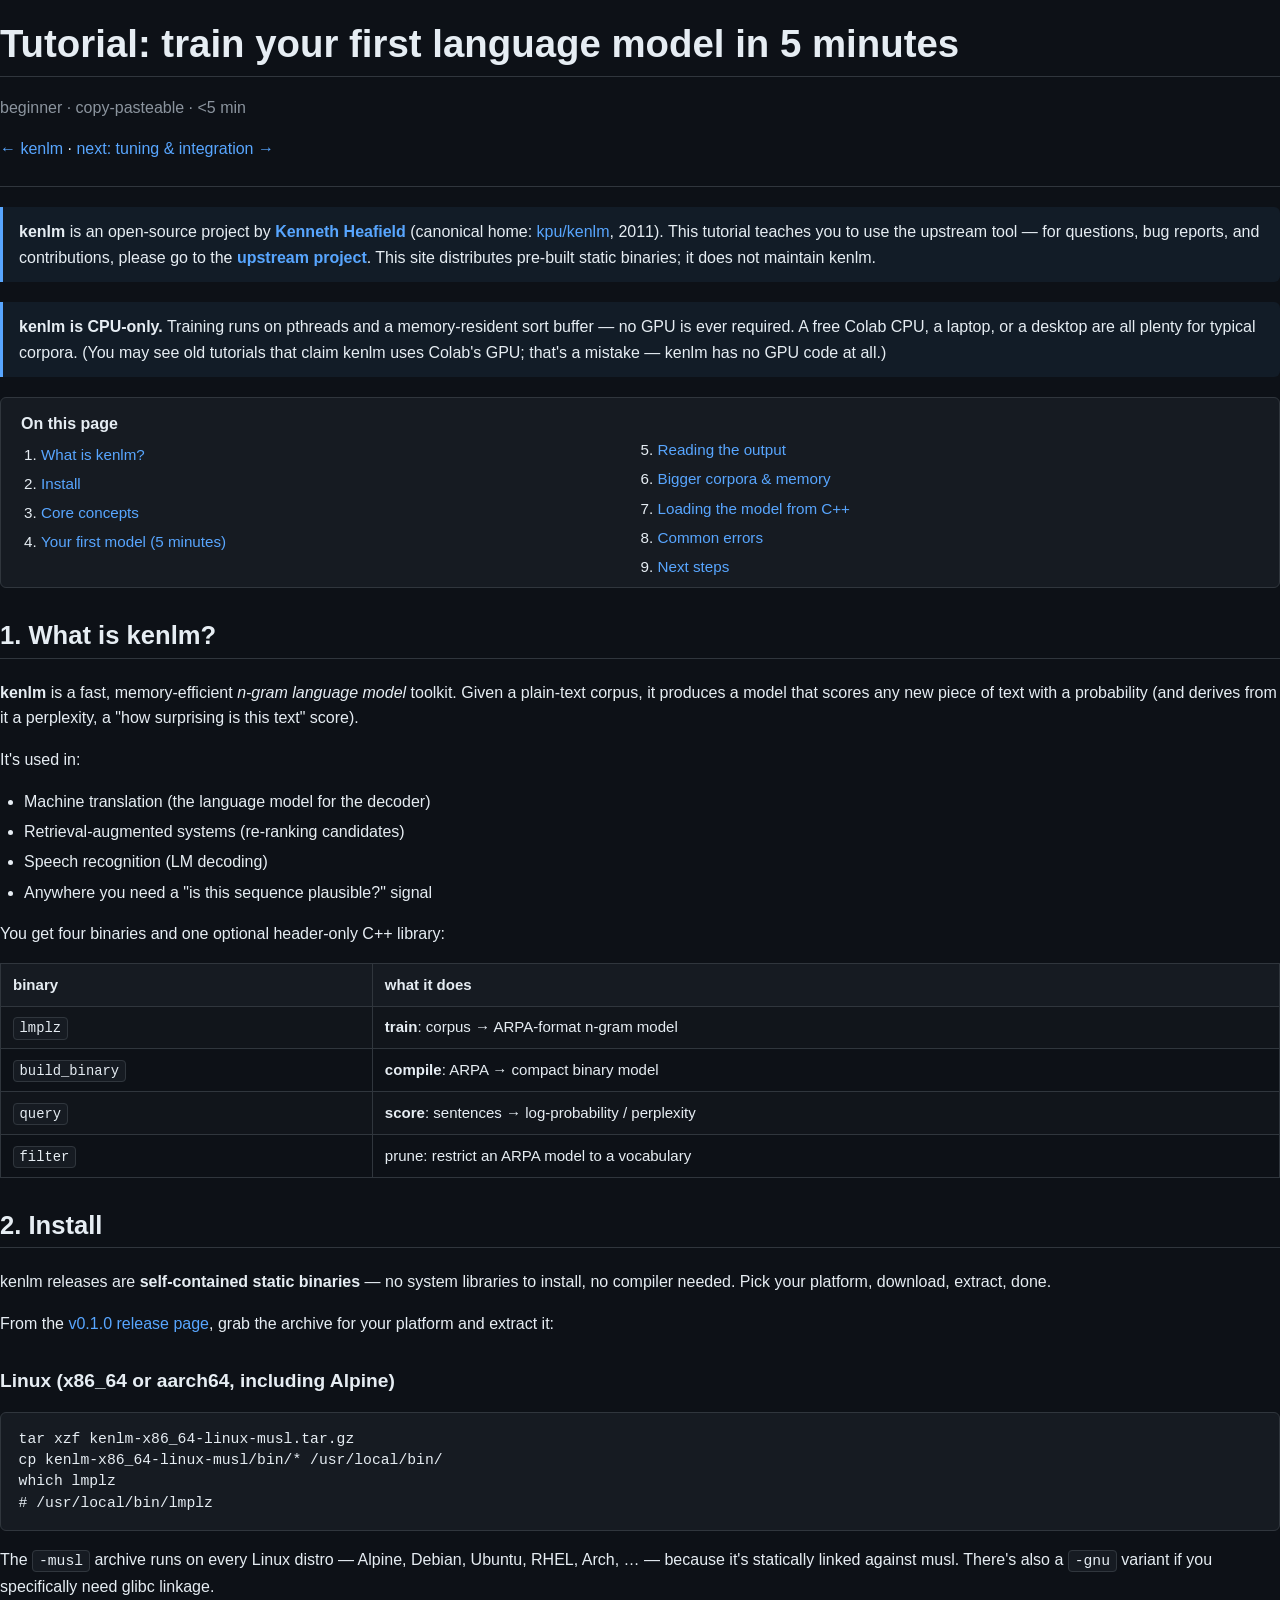
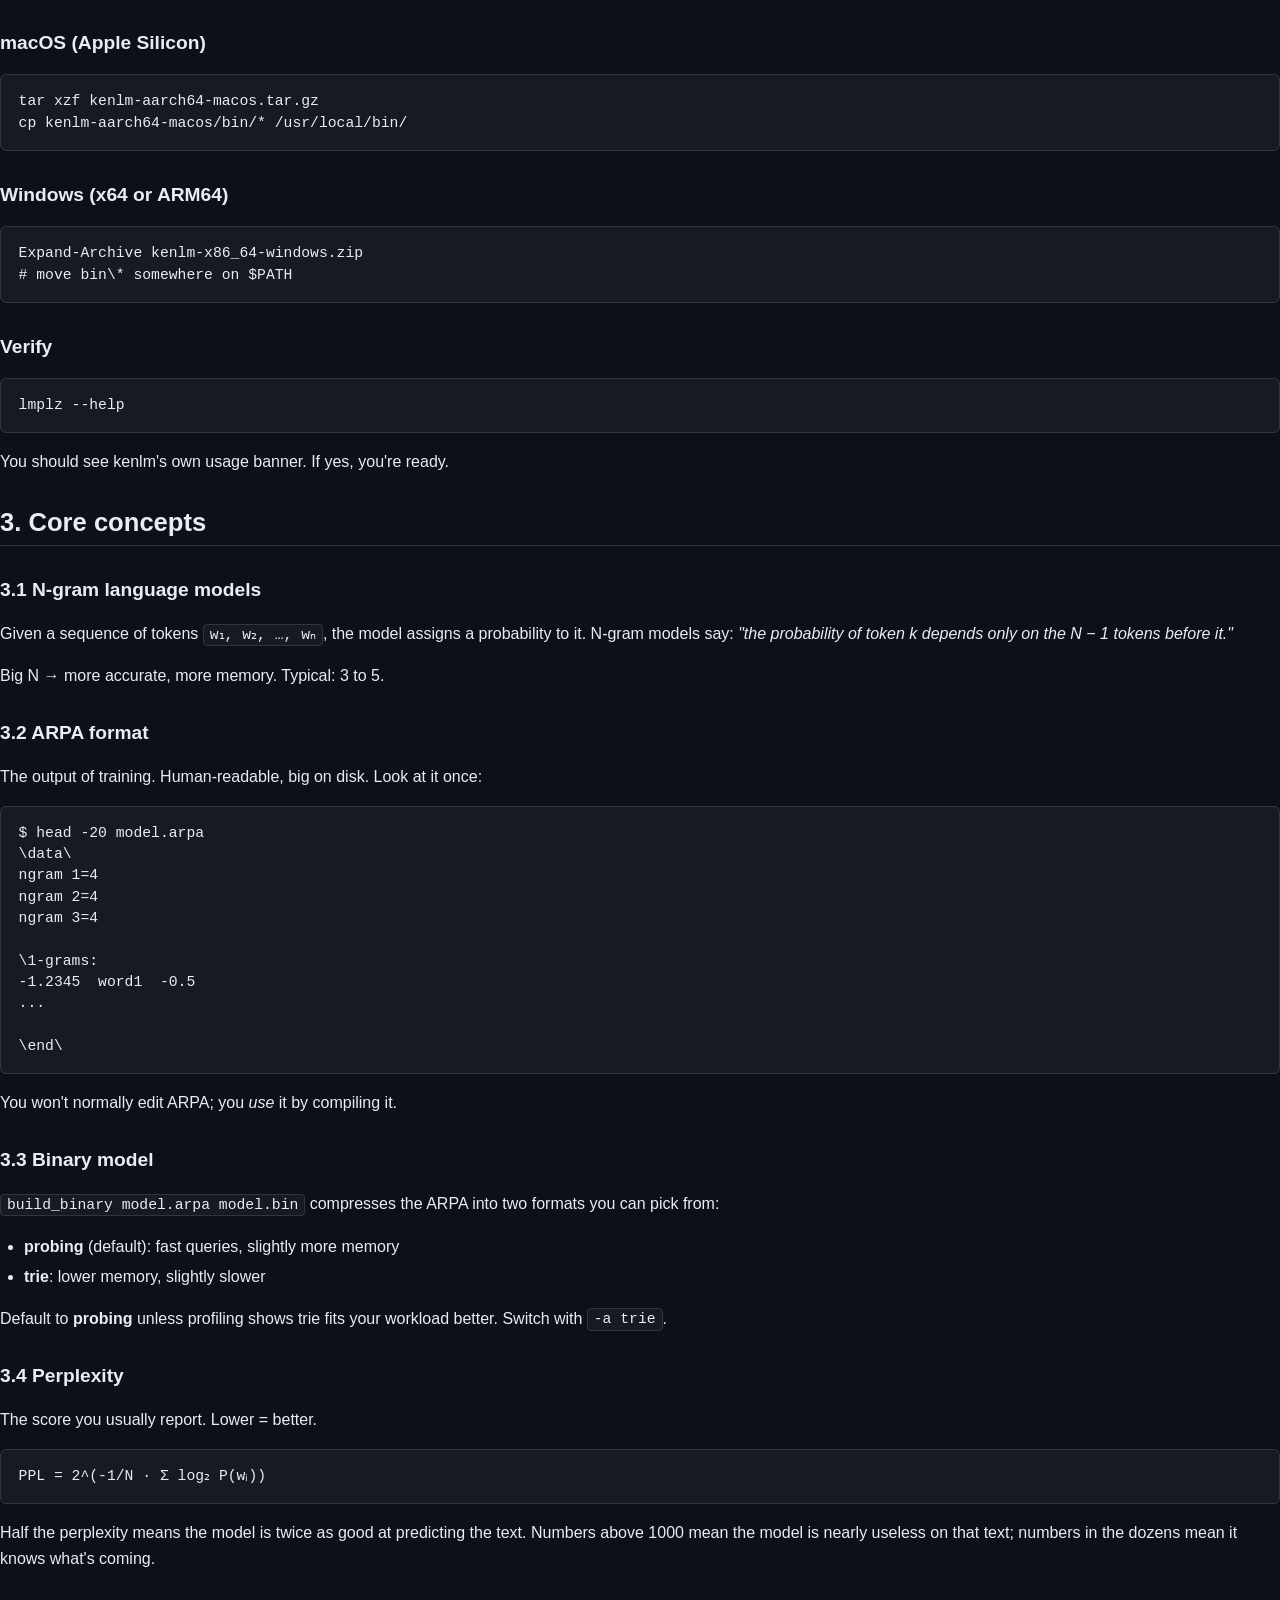
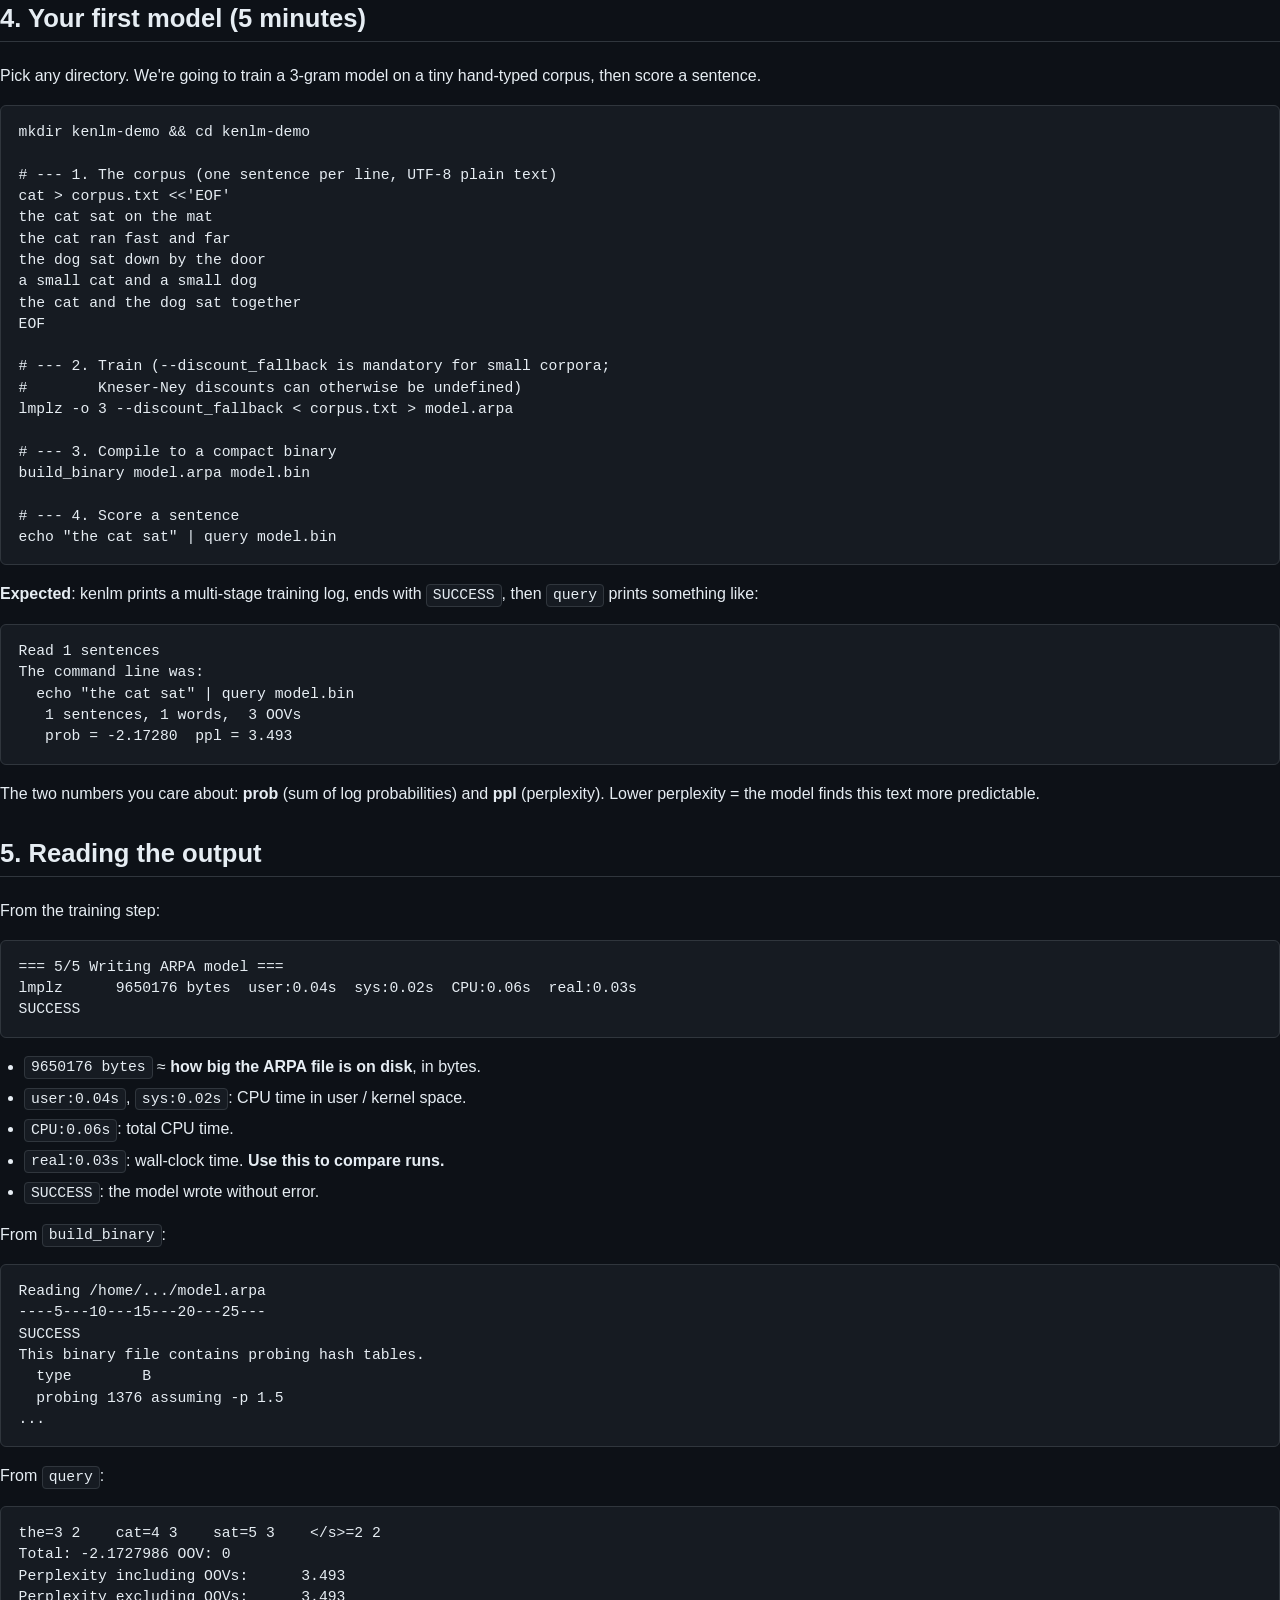
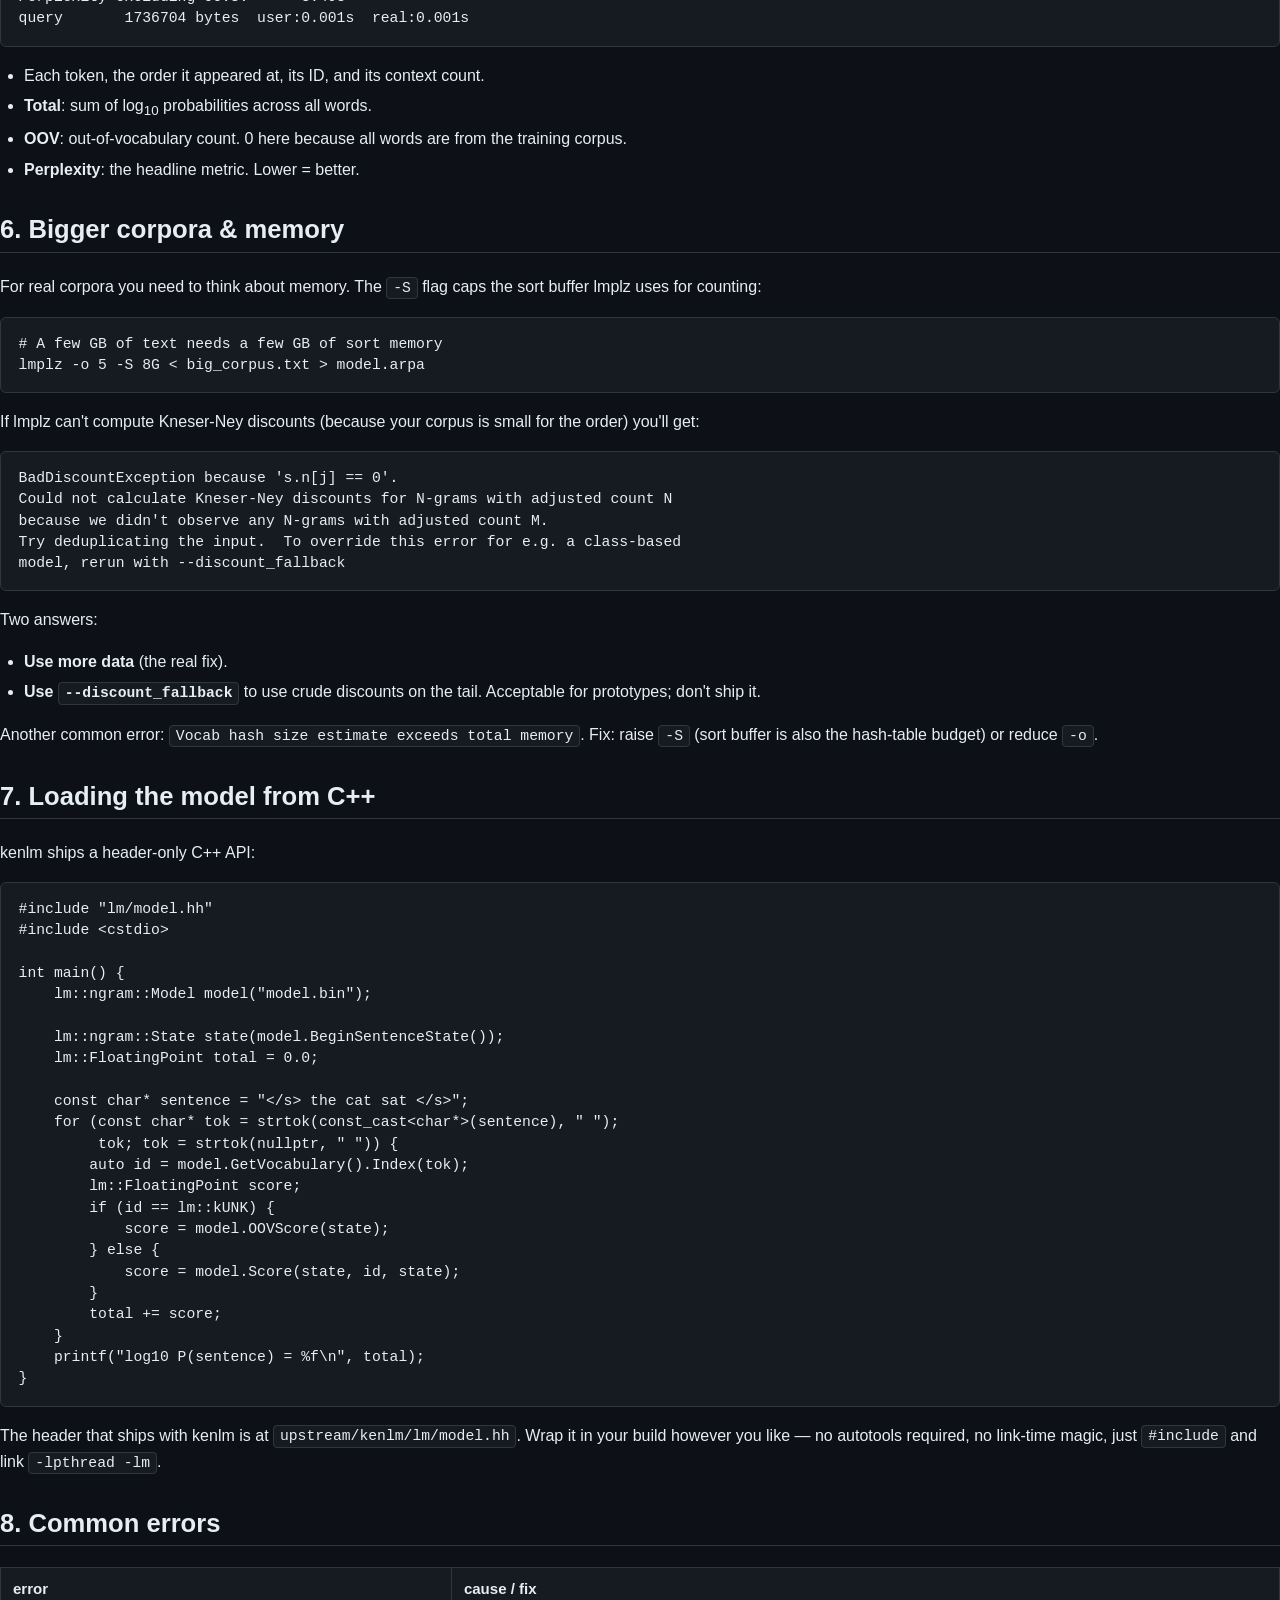
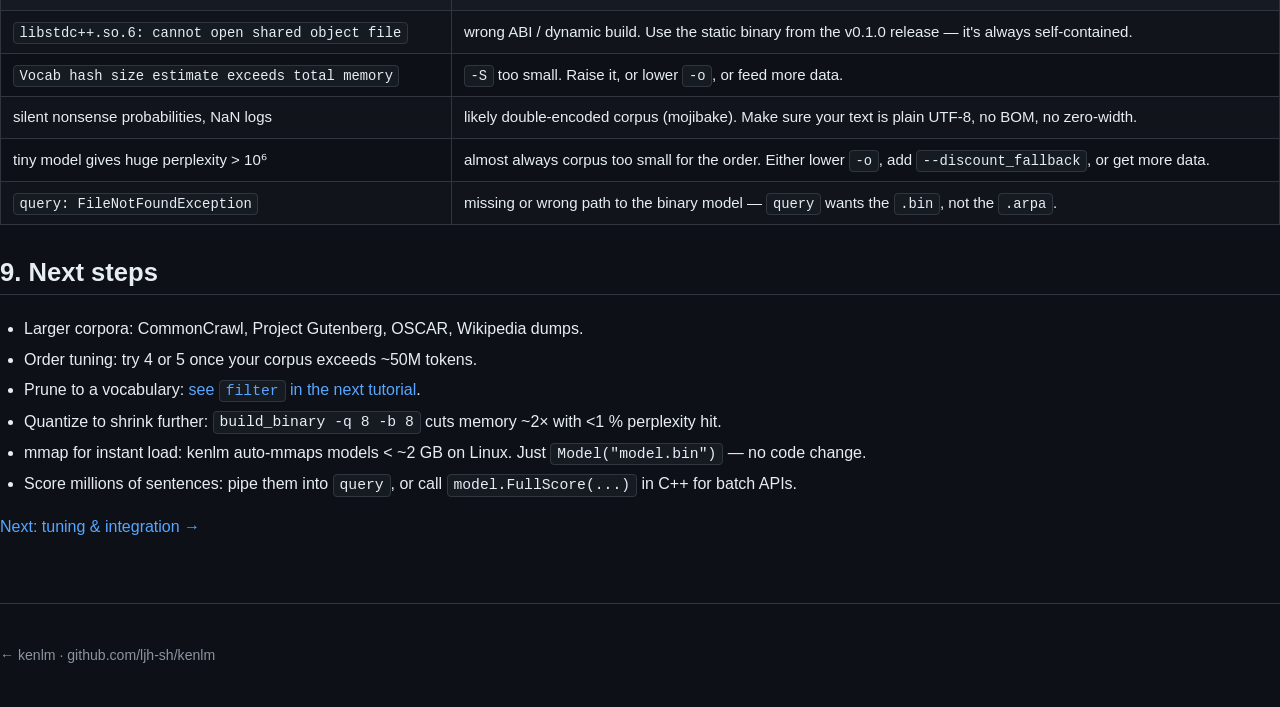
<file: docs/tutorial.html>
<!DOCTYPE html>
<html lang="en">
<head>
<meta charset="utf-8">
<meta name="viewport" content="width=device-width,initial-scale=1">
<title>kenlm tutorial — train your first language model in 5 minutes</title>
<meta name="description" content="Step-by-step beginner tutorial for kenlm: install, train, build, query, troubleshoot.">
<link rel="stylesheet" href="styles.css">
</head>
<body>

<header class="page">
<h1>Tutorial: train your first language model in 5 minutes</h1>
<p class="kicker">beginner · copy-pasteable · &lt;5 min</p>
<p><a href="index.html">← kenlm</a> · <a href="tuning-and-using.html">next: tuning &amp; integration →</a></p>
</header>

<div class="callout">
<p><b>kenlm</b> is an open-source project by
<a href="https://github.com/kpu/kenlm"><b>Kenneth Heafield</b></a>
(canonical home: <a href="https://github.com/kpu/kenlm">kpu/kenlm</a>, 2011).
This tutorial teaches you to use the upstream tool — for questions,
bug reports, and contributions, please go to the
<a href="https://github.com/kpu/kenlm"><b>upstream project</b></a>.
This site distributes pre-built static binaries; it does not maintain kenlm.</p>
</div>

<div class="callout">
<p><b>kenlm is CPU-only.</b> Training runs on pthreads and a
memory-resident sort buffer — no GPU is ever required. A free Colab
CPU, a laptop, or a desktop are all plenty for typical corpora. (You
may see old tutorials that claim kenlm uses Colab's GPU; that's a
mistake — kenlm has no GPU code at all.)</p>
</div>

<nav class="toc">
<h2>On this page</h2>
<ol>
<li><a href="#what">What is kenlm?</a></li>
<li><a href="#install">Install</a></li>
<li><a href="#concepts">Core concepts</a></li>
<li><a href="#first">Your first model (5 minutes)</a></li>
<li><a href="#interpret">Reading the output</a></li>
<li><a href="#memory">Bigger corpora &amp; memory</a></li>
<li><a href="#code">Loading the model from C++</a></li>
<li><a href="#errors">Common errors</a></li>
<li><a href="#next">Next steps</a></li>
</ol>
</nav>

<h2 id="what">1. What is kenlm?</h2>
<p><strong>kenlm</strong> is a fast, memory-efficient <em>n-gram language model</em>
toolkit. Given a plain-text corpus, it produces a model that scores any new
piece of text with a probability (and derives from it a perplexity, a
"how surprising is this text" score).</p>
<p>It's used in:</p>
<ul>
<li>Machine translation (the language model for the decoder)</li>
<li>Retrieval-augmented systems (re-ranking candidates)</li>
<li>Speech recognition (LM decoding)</li>
<li>Anywhere you need a "is this sequence plausible?" signal</p>
</li>
</ul>
<p>You get four binaries and one optional header-only C++ library:</p>
<table>
<tr><th>binary</th><th>what it does</th></tr>
<tr><td><code>lmplz</code></td><td><b>train</b>: corpus → ARPA-format n-gram model</td></tr>
<tr><td><code>build_binary</code></td><td><b>compile</b>: ARPA → compact binary model</td></tr>
<tr><td><code>query</code></td><td><b>score</b>: sentences → log-probability / perplexity</td></tr>
<tr><td><code>filter</code></td><td>prune: restrict an ARPA model to a vocabulary</td></tr>
</table>

<h2 id="install">2. Install</h2>
<p>kenlm releases are <strong>self-contained static binaries</strong> — no
system libraries to install, no compiler needed. Pick your platform, download,
extract, done.</p>
<p>From the <a href="https://github.com/ljh-sh/kenlm/releases/tag/v0.1.0">v0.1.0 release page</a>,
grab the archive for your platform and extract it:</p>

<h3>Linux (x86_64 or aarch64, including Alpine)</h3>
<pre><code>tar xzf kenlm-x86_64-linux-musl.tar.gz
cp kenlm-x86_64-linux-musl/bin/* /usr/local/bin/
which lmplz
# /usr/local/bin/lmplz</code></pre>
<p>The <code>-musl</code> archive runs on every Linux distro — Alpine,
Debian, Ubuntu, RHEL, Arch, … — because it's statically linked against
musl. There's also a <code>-gnu</code> variant if you specifically need
glibc linkage.</p>

<h3>macOS (Apple Silicon)</h3>
<pre><code>tar xzf kenlm-aarch64-macos.tar.gz
cp kenlm-aarch64-macos/bin/* /usr/local/bin/</code></pre>

<h3>Windows (x64 or ARM64)</h3>
<pre><code>Expand-Archive kenlm-x86_64-windows.zip
# move bin\* somewhere on $PATH</code></pre>

<h3>Verify</h3>
<pre><code>lmplz --help</code></pre>
<p>You should see kenlm's own usage banner. If yes, you're ready.</p>

<h2 id="concepts">3. Core concepts</h2>

<h3>3.1 N-gram language models</h3>
<p>Given a sequence of tokens
<code>w₁, w₂, …, wₙ</code>, the model assigns a probability to it.
N-gram models say: <em>"the probability of token k depends only on the
N − 1 tokens before it."</em></p>
<p>Big N → more accurate, more memory. Typical: 3 to 5.</p>

<h3>3.2 ARPA format</h3>
<p>The output of training. Human-readable, big on disk. Look at it once:</p>
<pre><code>$ head -20 model.arpa
\data\
ngram 1=4
ngram 2=4
ngram 3=4

\1-grams:
-1.2345  word1  -0.5
...

\end\
</code></pre>
<p>You won't normally edit ARPA; you <em>use</em> it by compiling it.</p>

<h3>3.3 Binary model</h3>
<p><code>build_binary model.arpa model.bin</code> compresses the ARPA into
two formats you can pick from:</p>
<ul>
<li><b>probing</b> (default): fast queries, slightly more memory</li>
<li><b>trie</b>: lower memory, slightly slower</li>
</ul>
<p>Default to <b>probing</b> unless profiling shows trie fits your workload
better. Switch with <code>-a&nbsp;trie</code>.</p>

<h3>3.4 Perplexity</h3>
<p>The score you usually report. Lower = better.</p>
<pre><code>PPL = 2^(-1/N · Σ log₂ P(wᵢ))</code></pre>
<p>Half the perplexity means the model is twice as good at predicting the
text. Numbers above 1000 mean the model is nearly useless on that text;
numbers in the dozens mean it knows what's coming.</p>

<h2 id="first">4. Your first model (5 minutes)</h2>
<p>Pick any directory. We're going to train a 3-gram model on a tiny
hand-typed corpus, then score a sentence.</p>

<pre><code>mkdir kenlm-demo &amp;&amp; cd kenlm-demo

# --- 1. The corpus (one sentence per line, UTF-8 plain text)
cat &gt; corpus.txt &lt;&lt;'EOF'
the cat sat on the mat
the cat ran fast and far
the dog sat down by the door
a small cat and a small dog
the cat and the dog sat together
EOF

# --- 2. Train (--discount_fallback is mandatory for small corpora;
#        Kneser-Ney discounts can otherwise be undefined)
lmplz -o 3 --discount_fallback &lt; corpus.txt &gt; model.arpa

# --- 3. Compile to a compact binary
build_binary model.arpa model.bin

# --- 4. Score a sentence
echo "the cat sat" | query model.bin</code></pre>

<p><b>Expected</b>: kenlm prints a multi-stage training log, ends with
<code>SUCCESS</code>, then <code>query</code> prints something like:</p>
<pre><code>Read 1 sentences
The command line was:
  echo "the cat sat" | query model.bin
   1 sentences, 1 words,  3 OOVs
   prob = -2.17280  ppl = 3.493
</code></pre>
<p>The two numbers you care about: <b>prob</b> (sum of log probabilities) and
<b>ppl</b> (perplexity). Lower perplexity = the model finds this text more
predictable.</p>

<h2 id="interpret">5. Reading the output</h2>
<p>From the training step:</p>
<pre><code>=== 5/5 Writing ARPA model ===
lmplz      9650176 bytes  user:0.04s  sys:0.02s  CPU:0.06s  real:0.03s
SUCCESS</code></pre>
<ul>
<li><code>9650176 bytes</code> ≈ <b>how big the ARPA file is on disk</b>, in bytes.</li>
<li><code>user:0.04s</code>, <code>sys:0.02s</code>: CPU time in user / kernel space.</li>
<li><code>CPU:0.06s</code>: total CPU time.</li>
<li><code>real:0.03s</code>: wall-clock time. <b>Use this to compare runs.</b></li>
<li><code>SUCCESS</code>: the model wrote without error.</li>
</ul>
<p>From <code>build_binary</code>:</p>
<pre><code>Reading /home/.../model.arpa
----5---10---15---20---25---
SUCCESS
This binary file contains probing hash tables.
  type        B
  probing 1376 assuming -p 1.5
...</code></pre>
<p>From <code>query</code>:</p>
<pre><code>the=3 2    cat=4 3    sat=5 3    &lt;/s&gt;=2 2
Total: -2.1727986 OOV: 0
Perplexity including OOVs:	3.493
Perplexity excluding OOVs:	3.493
query       1736704 bytes  user:0.001s  real:0.001s
</code></pre>
<ul>
<li>Each token, the order it appeared at, its ID, and its context count.</li>
<li><b>Total</b>: sum of log<sub>10</sub> probabilities across all words.</li>
<li><b>OOV</b>: out-of-vocabulary count. 0 here because all words are from the
training corpus.</li>
<li><b>Perplexity</b>: the headline metric. Lower = better.</li>
</ul>

<h2 id="memory">6. Bigger corpora &amp; memory</h2>
<p>For real corpora you need to think about memory. The <code>-S</code> flag
caps the sort buffer lmplz uses for counting:</p>
<pre><code># A few GB of text needs a few GB of sort memory
lmplz -o 5 -S 8G &lt; big_corpus.txt &gt; model.arpa</code></pre>
<p>If lmplz can't compute Kneser-Ney discounts (because your corpus is
small for the order) you'll get:</p>
<pre><code>BadDiscountException because 's.n[j] == 0'.
Could not calculate Kneser-Ney discounts for N-grams with adjusted count N
because we didn't observe any N-grams with adjusted count M.
Try deduplicating the input.  To override this error for e.g. a class-based
model, rerun with --discount_fallback</code></pre>
<p>Two answers:</p>
<ul>
<li><b>Use more data</b> (the real fix).</li>
<li><b>Use <code>--discount_fallback</code></b> to use crude discounts on the tail.
Acceptable for prototypes; don't ship it.</li>
</ul>

<p>Another common error: <code>Vocab hash size estimate exceeds total memory</code>.
Fix: raise <code>-S</code> (sort buffer is also the hash-table budget) or
reduce <code>-o</code>.</p>

<h2 id="code">7. Loading the model from C++</h2>
<p>kenlm ships a header-only C++ API:</p>
<pre><code class="language-cpp">#include "lm/model.hh"
#include &lt;cstdio&gt;

int main() {
    lm::ngram::Model model("model.bin");

    lm::ngram::State state(model.BeginSentenceState());
    lm::FloatingPoint total = 0.0;

    const char* sentence = "&lt;/s&gt; the cat sat &lt;/s&gt;";
    for (const char* tok = strtok(const_cast&lt;char*&gt;(sentence), " ");
         tok; tok = strtok(nullptr, " ")) {
        auto id = model.GetVocabulary().Index(tok);
        lm::FloatingPoint score;
        if (id == lm::kUNK) {
            score = model.OOVScore(state);
        } else {
            score = model.Score(state, id, state);
        }
        total += score;
    }
    printf("log10 P(sentence) = %f\n", total);
}</code></pre>
<p>The header that ships with kenlm is at
<code>upstream/kenlm/lm/model.hh</code>. Wrap it in your build however you
like — no autotools required, no link-time magic, just <code>#include</code>
and link <code>-lpthread -lm</code>.</p>

<h2 id="errors">8. Common errors</h2>

<table>
<tr><th>error</th><th>cause / fix</th></tr>
<tr><td><code>libstdc++.so.6: cannot open shared object file</code></td><td>wrong ABI / dynamic build. Use the static binary from the v0.1.0 release — it's always self-contained.</td></tr>
<tr><td><code>Vocab hash size estimate exceeds total memory</code></td><td><code>-S</code> too small. Raise it, or lower <code>-o</code>, or feed more data.</td></tr>
<tr><td>silent nonsense probabilities, NaN logs</td><td>likely double-encoded corpus (mojibake). Make sure your text is plain UTF-8, no BOM, no zero-width.</td></tr>
<tr><td>tiny model gives huge perplexity &gt; 10⁶</td><td>almost always corpus too small for the order. Either lower <code>-o</code>, add <code>--discount_fallback</code>, or get more data.</td></tr>
<tr><td><code>query: FileNotFoundException</code></td><td>missing or wrong path to the binary model — <code>query</code> wants the <code>.bin</code>, not the <code>.arpa</code>.</td></tr>
</table>

<h2 id="next">9. Next steps</h2>
<ul>
<li>Larger corpora: CommonCrawl, Project Gutenberg, OSCAR, Wikipedia dumps.</li>
<li>Order tuning: try 4 or 5 once your corpus exceeds ~50M tokens.</li>
<li>Prune to a vocabulary: <a href="tuning-and-using.html#filter">see <code>filter</code> in the next tutorial</a>.</li>
<li>Quantize to shrink further: <code>build_binary -q 8 -b 8</code> cuts memory ~2× with &lt;1 % perplexity hit.</li>
<li>mmap for instant load: kenlm auto-mmaps models &lt; ~2 GB on Linux. Just <code>Model("model.bin")</code> — no code change.</li>
<li>Score millions of sentences: pipe them into <code>query</code>, or call <code>model.FullScore(...)</code> in C++ for batch APIs.</li>
</ul>

<p><a href="tuning-and-using.html" class="btn">Next: tuning &amp; integration →</a></p>

<footer>
<p><a href="index.html">← kenlm</a> · <a href="https://github.com/ljh-sh/kenlm">github.com/ljh-sh/kenlm</a></p>
</footer>

</body>
</html>
</file>
<file: docs/styles.css>
/* kenlm site — clean dark theme, monospace-friendly, responsive */
:root {
    --bg: #0d1117;
    --bg-elevated: #161b22;
    --border: #30363d;
    --fg: #e6edf3;
    --fg-muted: #8b949e;
    --accent: #58a6ff;
    --accent-strong: #1f6feb;
    --maxw: 920px;
    --radius: 6px;
    --mono: ui-monospace, SFMono-Regular, "SF Mono", Menlo, Consolas, "Liberation Mono", monospace;
    --sans: -apple-system, BlinkMacSystemFont, "Segoe UI", Helvetica, Arial, sans-serif;
}

* { box-sizing: border-box; }

html { scroll-behavior: smooth; }

body {
    margin: 0;
    background: var(--bg);
    color: var(--fg);
    font-family: var(--sans);
    line-height: 1.6;
    font-size: 16px;
}

.wrap {
    max-width: var(--maxw);
    margin: 0 auto;
    padding: 2rem 1.5rem 4rem;
}

a {
    color: var(--accent);
    text-decoration: none;
}
a:hover { text-decoration: underline; }

/* ─── typography ─── */
h1, h2, h3, h4 { line-height: 1.25; margin-top: 2rem; }
h1 { font-size: 2.4rem; margin-top: 0; border-bottom: 1px solid var(--border); padding-bottom: .5rem; }
h2 { font-size: 1.6rem; border-bottom: 1px solid var(--border); padding-bottom: .35rem; }
h3 { font-size: 1.2rem; }
.kicker { color: var(--fg-muted); margin: -0.5rem 0 1rem; }

p, ul, ol, table { margin: 1rem 0; }
ul, ol { padding-left: 1.5rem; }
li { margin: .3rem 0; }

/* ─── code ─── */
code, pre { font-family: var(--mono); font-size: 0.92em; }
code {
    background: var(--bg-elevated);
    padding: 0.15em 0.4em;
    border-radius: 4px;
    border: 1px solid var(--border);
}
pre {
    background: var(--bg-elevated);
    padding: 1rem 1.1rem;
    border-radius: var(--radius);
    overflow-x: auto;
    border: 1px solid var(--border);
    line-height: 1.45;
}
pre code {
    background: transparent;
    padding: 0;
    border: 0;
    font-size: 1em;
}

/* ─── tables ─── */
table {
    width: 100%;
    border-collapse: collapse;
    margin: 1rem 0;
    font-size: 0.94em;
}
th, td {
    border: 1px solid var(--border);
    padding: .55rem .75rem;
    text-align: left;
    vertical-align: top;
}
th { background: var(--bg-elevated); font-weight: 600; }
tbody tr:nth-child(even) { background: rgba(255,255,255,.015); }

/* ─── header / nav ─── */
header.page {
    padding: 1.25rem 0 0.5rem;
    border-bottom: 1px solid var(--border);
}
.crumbs {
    font-size: 0.9em;
    color: var(--fg-muted);
    margin-bottom: 0.5rem;
}
.crumbs a { color: var(--fg-muted); }
.toc {
    background: var(--bg-elevated);
    border: 1px solid var(--border);
    border-radius: var(--radius);
    padding: 0.5rem 1.25rem;
    margin: 1rem 0 2rem;
    font-size: 0.95em;
}
.toc h2 { font-size: 1rem; margin: 0.5rem 0 0.25rem; border: 0; padding: 0; }
.toc ol { margin: 0; padding-left: 1.25rem; columns: 2; }
.toc li { break-inside: avoid; }

/* ─── landing-page hero ─── */
.hero {
    text-align: center;
    padding: 3rem 1rem 2rem;
    border-bottom: 1px solid var(--border);
    margin-bottom: 2rem;
}
.hero .byline {
    color: var(--fg-muted);
    font-size: 0.95rem;
    max-width: 640px;
    margin: 0.5rem auto 1.5rem;
    line-height: 1.55;
}
.hero .byline b { color: var(--fg); }
.hero .cpu-note {
    color: var(--fg-muted);
    font-size: 0.9rem;
    margin: -0.8rem auto 1rem;
}
.hero .cpu-note b { color: var(--accent); }
.hero h1 {
    font-size: 3.2rem;
    border: 0;
    padding: 0;
    margin: 0;
    letter-spacing: -0.02em;
}
.hero .tagline {
    color: var(--fg-muted);
    font-size: 1.15rem;
    max-width: 640px;
    margin: 1rem auto 1.5rem;
}
.hero .meta {
    font-size: 0.9rem;
    color: var(--fg-muted);
    margin-bottom: 0;
}
.hero .meta code {
    background: var(--bg-elevated);
    border: 1px solid var(--border);
}

.cta {
    display: inline-block;
    padding: 0.65rem 1.25rem;
    border-radius: var(--radius);
    background: var(--accent-strong);
    color: white !important;
    font-weight: 600;
    border: 1px solid var(--accent-strong);
    margin: 0 .35rem .35rem;
}
.cta:hover { background: #1858bf; text-decoration: none; }
.cta.secondary {
    background: transparent;
    color: var(--accent) !important;
    border-color: var(--border);
}

/* ─── download grid ─── */
.platforms {
    display: grid;
    gap: .8rem;
    grid-template-columns: repeat(auto-fit, minmax(220px, 1fr));
    margin: 1rem 0 0.5rem;
}
.platform {
    padding: .85rem 1rem;
    border: 1px solid var(--border);
    border-radius: var(--radius);
    background: var(--bg-elevated);
    transition: border-color .15s, transform .15s;
}
.platform:hover { border-color: var(--accent); }
.platform.highlight {
    border-color: var(--accent);
    box-shadow: 0 0 0 1px var(--accent);
}
.platform .badge {
    display: inline-block;
    font-size: 0.75rem;
    color: var(--accent);
    background: rgba(88,166,255,0.12);
    padding: 0.1rem 0.5rem;
    border-radius: 999px;
    margin-bottom: 0.4rem;
}
.platform .name {
    font-weight: 600;
    margin-bottom: 0.2rem;
}
.platform .hint {
    color: var(--fg-muted);
    font-size: 0.82rem;
}
.platform a.download {
    display: inline-block;
    margin-top: 0.55rem;
    font-weight: 600;
}

/* ─── cards for the "what is kenlm / tutorials" grid ─── */
.cards {
    display: grid;
    gap: 1rem;
    grid-template-columns: repeat(auto-fit, minmax(260px, 1fr));
    margin: 1.25rem 0;
}
.card {
    border: 1px solid var(--border);
    border-radius: var(--radius);
    padding: 1.1rem 1.2rem;
    background: var(--bg-elevated);
}
.card h3 { margin-top: 0; }
.card p { margin: 0.5rem 0 0.75rem; color: var(--fg-muted); }
.card .cta { margin: 0.5rem 0 0; }

/* ─── badges in tables ─── */
.b { font-family: var(--mono); font-size: 0.85em; padding: .1em .45em; border-radius: 4px; }
.b-musl { background: rgba(63,185,80,0.12); color: #7ee787; }
.b-gnu { background: rgba(88,166,255,0.12); color: var(--accent); }
.b-macos { background: rgba(255,123,114,0.12); color: #ff7b72; }
.b-win { background: rgba(187,128,255,0.12); color: #bc8cff; }

/* ─── footer ─── */
footer {
    border-top: 1px solid var(--border);
    margin-top: 4rem;
    padding: 1.5rem 0;
    color: var(--fg-muted);
    font-size: 0.88rem;
}
footer a { color: var(--fg-muted); }
footer a:hover { color: var(--accent); }

/* ─── responsive ─── */
@media (max-width: 600px) {
    .hero h1 { font-size: 2.4rem; }
    .toc ol { columns: 1; }
}

/* ─── callout ─── */
.callout {
    background: rgba(88,166,255,0.07);
    border-left: 3px solid var(--accent);
    padding: .75rem 1rem;
    margin: 1.25rem 0;
    border-radius: 0 var(--radius) var(--radius) 0;
}
.callout p:first-child { margin-top: 0; }
.callout p:last-child { margin-bottom: 0; }

/* skip-to-main for accessibility (a11y) */
.skip {
    position: absolute; left: -9999px;
}
.skip:focus { left: 1rem; top: 1rem; background: var(--accent); color: white; padding: .4rem .6rem; border-radius: 4px; z-index: 100; }
</file>
